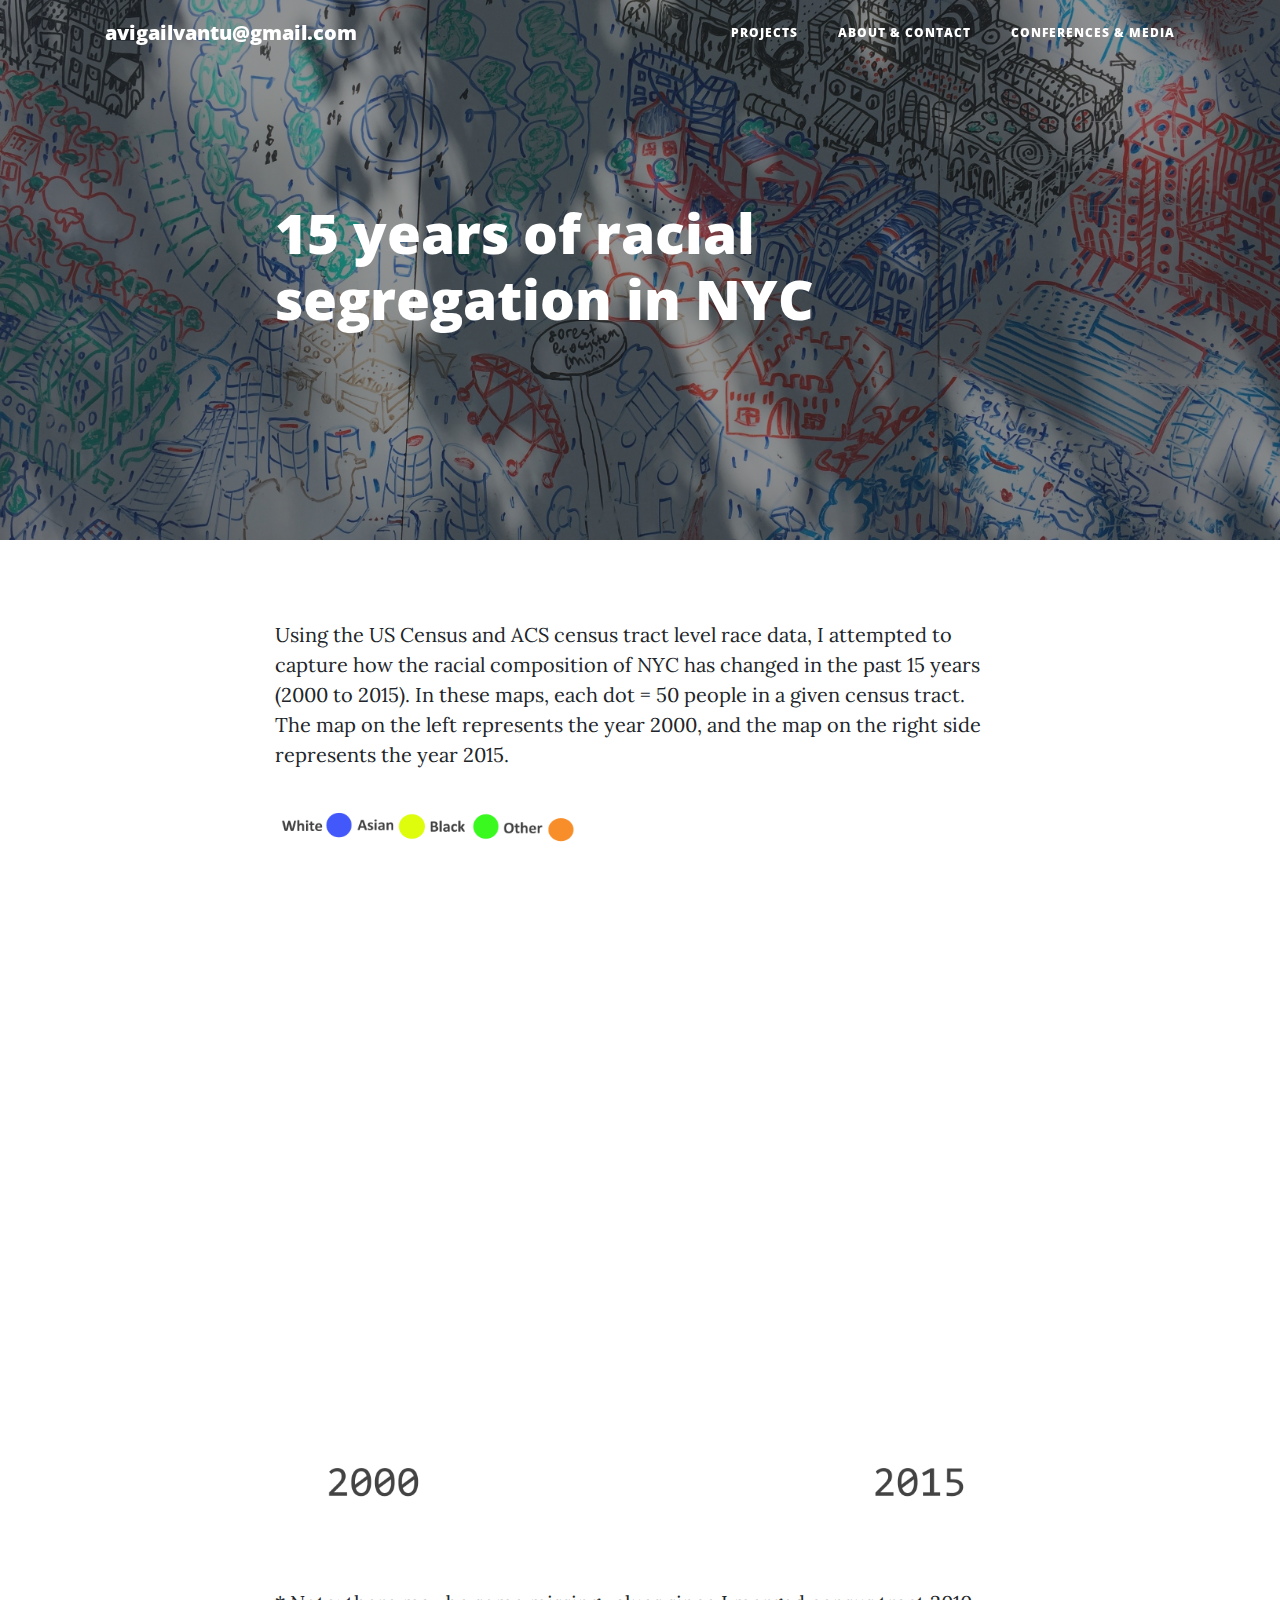
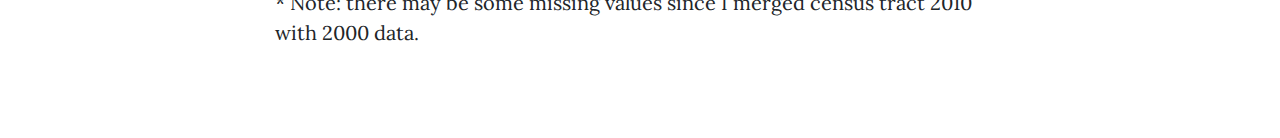
<file: 2.html>
<!DOCTYPE html>
<html lang="en">

<head>

  <meta charset="utf-8">
  <meta name="viewport" content="width=device-width, initial-scale=1, shrink-to-fit=no">
  <meta name="description" content="">
  <meta name="author" content="">

  <title>Avigail Vantu</title>

  <!-- Bootstrap core CSS -->
  <link href="vendor/bootstrap/css/bootstrap.min.css" rel="stylesheet">

  <!-- Custom fonts for this template -->
  <link href="vendor/fontawesome-free/css/all.min.css" rel="stylesheet" type="text/css">
  <link href='https://fonts.googleapis.com/css?family=Lora:400,700,400italic,700italic' rel='stylesheet' type='text/css'>
  <link href='https://fonts.googleapis.com/css?family=Open+Sans:300italic,400italic,600italic,700italic,800italic,400,300,600,700,800' rel='stylesheet' type='text/css'>

  <!-- mapbox -->
  <!-- <script src='https://api.tiles.mapbox.com/mapbox-gl-js/v1.0.0/mapbox-gl.js'></script>
  <link href='https://api.tiles.mapbox.com/mapbox-gl-js/v1.0.0/mapbox-gl.css' rel='stylesheet' />
  <script src='https://api.mapbox.com/mapbox-gl-js/plugins/mapbox-gl-compare/v0.1.0/mapbox-gl-compare.js'></script>
  <link rel='stylesheet' href='https://api.mapbox.com/mapbox-gl-js/plugins/mapbox-gl-compare/v0.1.0/mapbox-gl-compare.css' type='text/css' /> -->

  <style>
  body {
    padding-bottom: 60px;
  }

  iframe {
    border: none;
    /* margin: auto; */
  }


  body * {
     -webkit-touch-callout: none;
       -webkit-user-select: none;
          -moz-user-select: none;
           -ms-user-select: none;
               user-select: none;
  }

  .map {
      position: absolute;
      top: 75px;
      width: 100%;
      bottom: 0;
  }

  .legend {
    display: block;
    height: 75px;
    margin: 15px 0;

  }
  .arrows {
    display: block;

    height: 160px;


  }

  /* #before {
    position: relative;
  }

  #after {
    position: relative;
  } */
  /* header .masthead !important {
    margin-bottom: 0;
  } */



  </style>


  <!-- Custom styles for this template -->
  <link href="css/clean-blog.min.css" rel="stylesheet">
  <style media="screen">
    /* .masthead {
      height: 75px;
    } */
  </style>

</head>

<body>

  <!-- Navigation -->
  <nav class="navbar navbar-expand-lg navbar-light fixed-top" id="mainNav">
    <div class="container">
      <a class="navbar-brand" href="index.html">avigailvantu@gmail.com</a>
      <button class="navbar-toggler navbar-toggler-right" type="button" data-toggle="collapse" data-target="#navbarResponsive" aria-controls="navbarResponsive" aria-expanded="false" aria-label="Toggle navigation">
        Menu
        <i class="fas fa-bars"></i>
      </button>
      <div class="collapse navbar-collapse" id="navbarResponsive">
        <ul class="navbar-nav ml-auto">
          <li class="nav-item">
            <a class="nav-link" href="index.html">Projects</a>
          </li>
          <li class="nav-item">
            <a class="nav-link" href="about.html">About & Contact</a>
          </li>
          <li class="nav-item">
            <a class="nav-link" href="post.html">Conferences & media</a>
          </li>

        </ul>
      </div>
    </div>
  </nav>

  <!-- Page Header -->

    <header class="masthead" style="background-image: url('img/nyc.jpeg')">
    <div class="overlay"></div>
    <div class="container">
      <div class="row">
        <div class="col-lg-8 col-md-10 mx-auto">
          <div class="post-heading">
            <h1>15 years of racial segregation in NYC</h1>


          </div>
        </div>
      </div>
    </div>
  </header>


  <!-- Mapbox HTML -->

  <article>
    <div class="container">
      <div class="row">
        <div class="col-lg-8 col-md-10 mx-auto">

          <p>
            Using the US Census and ACS census tract level race data,
            I attempted to capture how the racial composition of NYC has changed in the past 15 years (2000 to 2015).
            In these maps, each dot = 50 people in a given census tract. The map on the left represents the year 2000,
            and the map on the right side represents the year 2015.
           </p>


          <img class="legend"  src="img/legend.png" alt="">




          <iframe src="segmapbox.html" width="100%" height="500px">


          </iframe>
            <img class="arrows"  src="img/arrows.png" alt="">


          <p> * Note: there may be some missing values since I merged census tract 2010 with 2000 data.
             </p>
        </div>
      </div>
    </div>
  </article>




  <!-- Bootstrap core JavaScript -->
  <script src="vendor/jquery/jquery.min.js"></script>
  <script src="vendor/bootstrap/js/bootstrap.bundle.min.js"></script>

  <!-- Custom scripts for this template -->
  <script src="js/clean-blog.min.js"></script>

  <!-- Mapbox JS -->
  <!-- <script>
    mapboxgl.accessToken = 'pk.eyJ1IjoiYXZpZ2FpbHZhbnR1IiwiYSI6ImNqdDBmY2lpNDAydzA0OW9oeWdzOWp4d3oifQ.M8BP6iG5BdJuvGf-9fItEQ';
    var beforeMap = new mapboxgl.Map({
        container: 'before',
        style: 'mapbox://styles/avigailvantu/cjw8kgv4c5qt61cnwmmp0wnb7',
        center: [0, 0],
        zoom: 0
    });

    var afterMap = new mapboxgl.Map({
        container: 'after',
        style: 'mapbox://styles/avigailvantu/cjvv3zj1w3v061cpeoelgoa31',
        center: [0, 0],
        zoom: 0
    });

    var map = new mapboxgl.Compare(beforeMap, afterMap, {

    });
  </script> -->
</body>

</html>
</file>
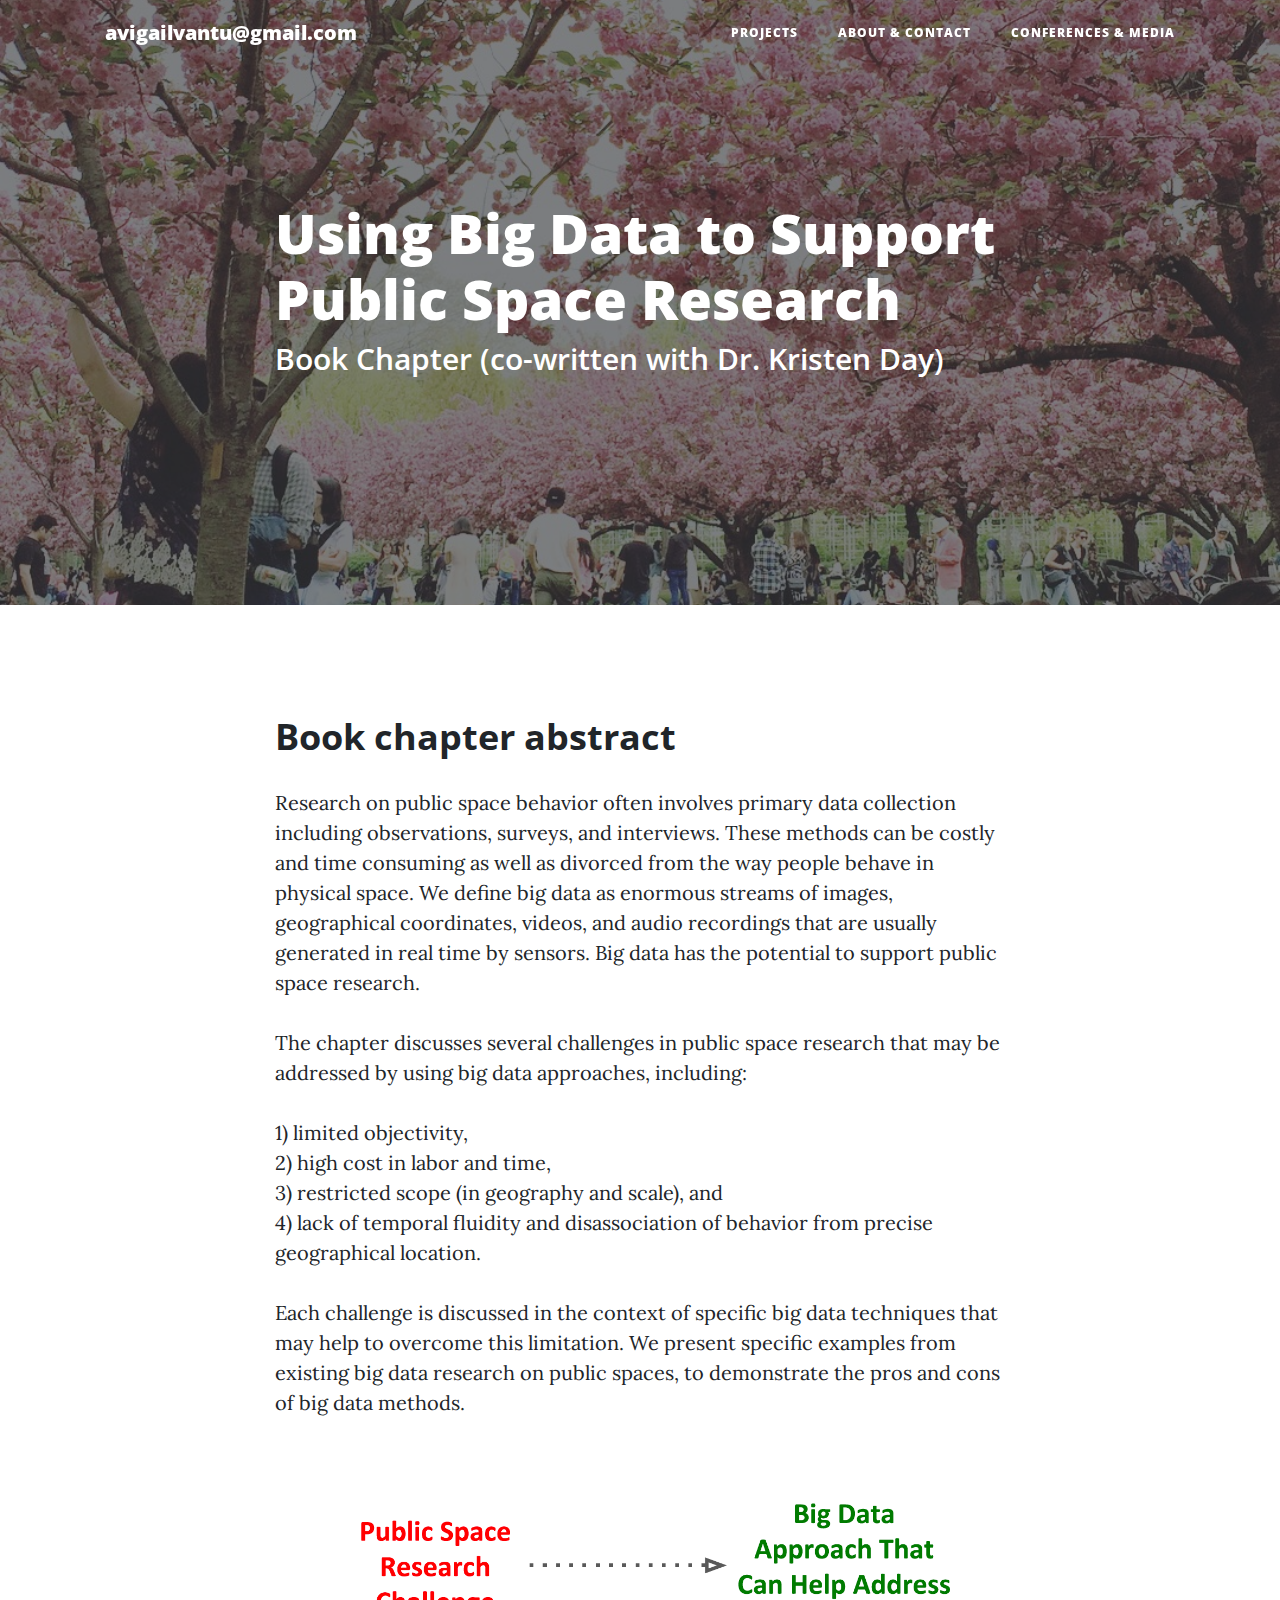
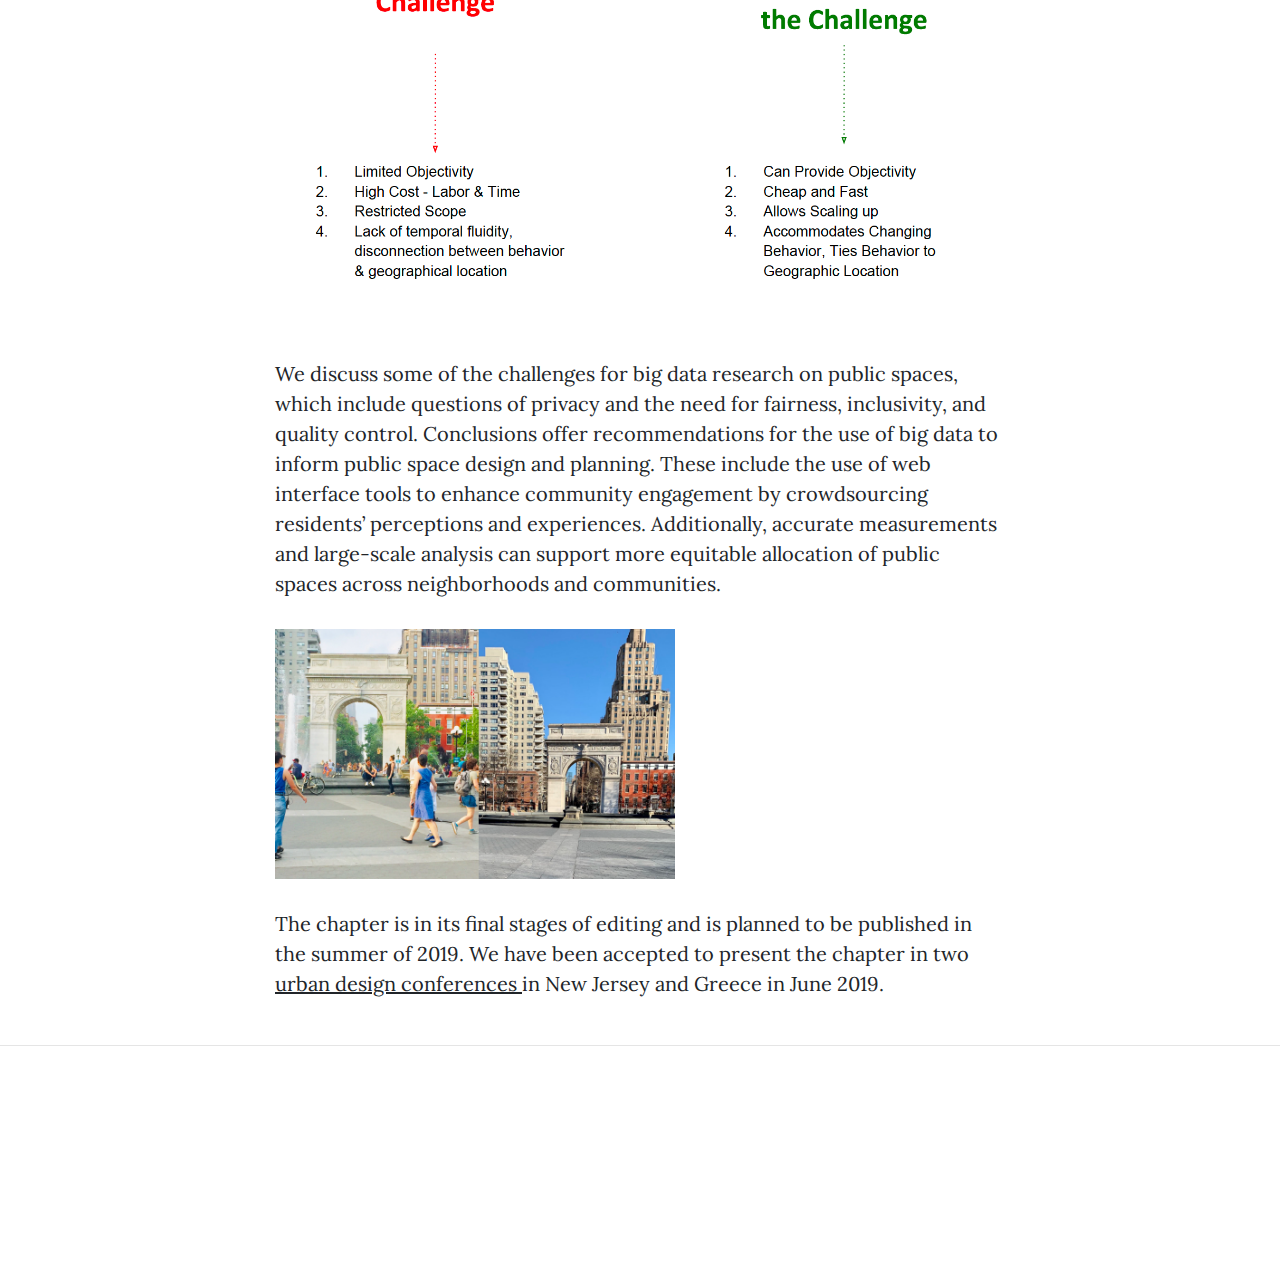
<file: 3.html>
<!DOCTYPE html>
<html lang="en">

<head>

  <meta charset="utf-8">
  <meta name="viewport" content="width=device-width, initial-scale=1, shrink-to-fit=no">
  <meta name="description" content="">
  <meta name="author" content="">

  <title>Avigail Vantu</title>

  <!-- Bootstrap core CSS -->
  <link href="vendor/bootstrap/css/bootstrap.min.css" rel="stylesheet">

  <!-- Custom fonts for this template -->
  <link href="vendor/fontawesome-free/css/all.min.css" rel="stylesheet" type="text/css">
  <link href='https://fonts.googleapis.com/css?family=Lora:400,700,400italic,700italic' rel='stylesheet' type='text/css'>
  <link href='https://fonts.googleapis.com/css?family=Open+Sans:300italic,400italic,600italic,700italic,800italic,400,300,600,700,800' rel='stylesheet' type='text/css'>

  <!-- Custom styles for this template -->
  <style>
  body {
    padding-bottom: 90px;
  }
  </style>

  <link href="css/clean-blog.min.css" rel="stylesheet">

</head>

<body>

  <!-- Navigation -->
  <nav class="navbar navbar-expand-lg navbar-light fixed-top" id="mainNav">
    <div class="container">
      <a class="navbar-brand" href="index.html">avigailvantu@gmail.com</a>
      <button class="navbar-toggler navbar-toggler-right" type="button" data-toggle="collapse" data-target="#navbarResponsive" aria-controls="navbarResponsive" aria-expanded="false" aria-label="Toggle navigation">
        Menu
        <i class="fas fa-bars"></i>
      </button>
      <div class="collapse navbar-collapse" id="navbarResponsive">
        <ul class="navbar-nav ml-auto">
          <li class="nav-item">
            <a class="nav-link" href="index.html">Projects</a>
          </li>
          <li class="nav-item">
            <a class="nav-link" href="about.html">About & Contact</a>
          </li>
          <li class="nav-item">
            <a class="nav-link" href="post.html">Conferences & media</a>
          </li>

        </ul>
      </div>
    </div>
  </nav>

  <!-- Page Header -->
  <header class="masthead" style="background-image: url('img/psBBG.JPG')">
    <div class="overlay"></div>
    <div class="container">
      <div class="row">
        <div class="col-lg-8 col-md-10 mx-auto">
          <div class="post-heading">
            <h1>Using Big Data to Support Public Space Research</h1>
            <h2 class="subheading">Book Chapter (co-written with Dr. Kristen Day)</h2>

          </div>
        </div>
      </div>
    </div>
  </header>

  <!-- Post Content -->
  <article>
    <div class="container">
      <div class="row">
        <div class="col-lg-8 col-md-10 mx-auto">





          <h2 class="section-heading">Book chapter abstract</h2>

          <p>
            Research on public space behavior often involves primary data collection including observations,
            surveys, and interviews. These methods can be costly and time consuming as well as divorced
            from the way people behave in physical space. We define big data as enormous streams of images,
            geographical coordinates, videos, and audio recordings that are usually generated in real time by sensors.
            Big data has the potential to support public space research.
          </p>

          <p>
            The chapter discusses several challenges in public space research that may be addressed
            by using big data approaches, including:
            <br/>
            <br/>
            1) limited objectivity,
            <br/>
            2) high cost in labor and time,
            <br/>
            3) restricted scope (in geography and scale), and
            <br/>
            4) lack of temporal fluidity and disassociation of behavior from precise geographical location.
            <br/>
            <br/>
            Each challenge is discussed in the context of specific big data techniques that may help to overcome this limitation.
            We present specific examples from existing big data research on public spaces, to demonstrate
            the pros and cons of big data methods.
          </p>

            <a href="#">
                <img class="img-fluid" src="img/challangesBDPS.png" alt="">
            </a>

          <p>
            We discuss some of the challenges for big data research on public spaces,
            which include questions of privacy and the need for fairness, inclusivity, and quality control.
            Conclusions offer recommendations for the use of big data to inform public space design and planning.
            These include the use of web interface tools to enhance community engagement by crowdsourcing residents’
            perceptions and experiences. Additionally, accurate measurements and large-scale analysis can support more
            equitable allocation of public spaces across neighborhoods and communities.
          </p>

            <a href="#">
              <img class="img-fluid" src="img/psbd2.png" alt=""width="400" height="100"></a>

          <p>The chapter is in its final stages of editing and is planned to be published in
             the summer of 2019. We have been accepted to present the chapter in two
             <a href= "post.html"target="_blank+"><u>urban design
             conferences</u> </a> in New Jersey and Greece in June 2019.
            </p>


<a href="3.html">





        </div>
      </div>
    </div>
  </article>

  <hr>

  <!-- Footer -->
  <footer>




                </span>
              </a>
            </li>
          </ul>



        </div>
      </div>
    </div>
  </footer>

  <!-- Bootstrap core JavaScript -->
  <script src="vendor/jquery/jquery.min.js"></script>
  <script src="vendor/bootstrap/js/bootstrap.bundle.min.js"></script>

  <!-- Custom scripts for this template -->
  <script src="js/clean-blog.min.js"></script>

</body>

</html>
</file>
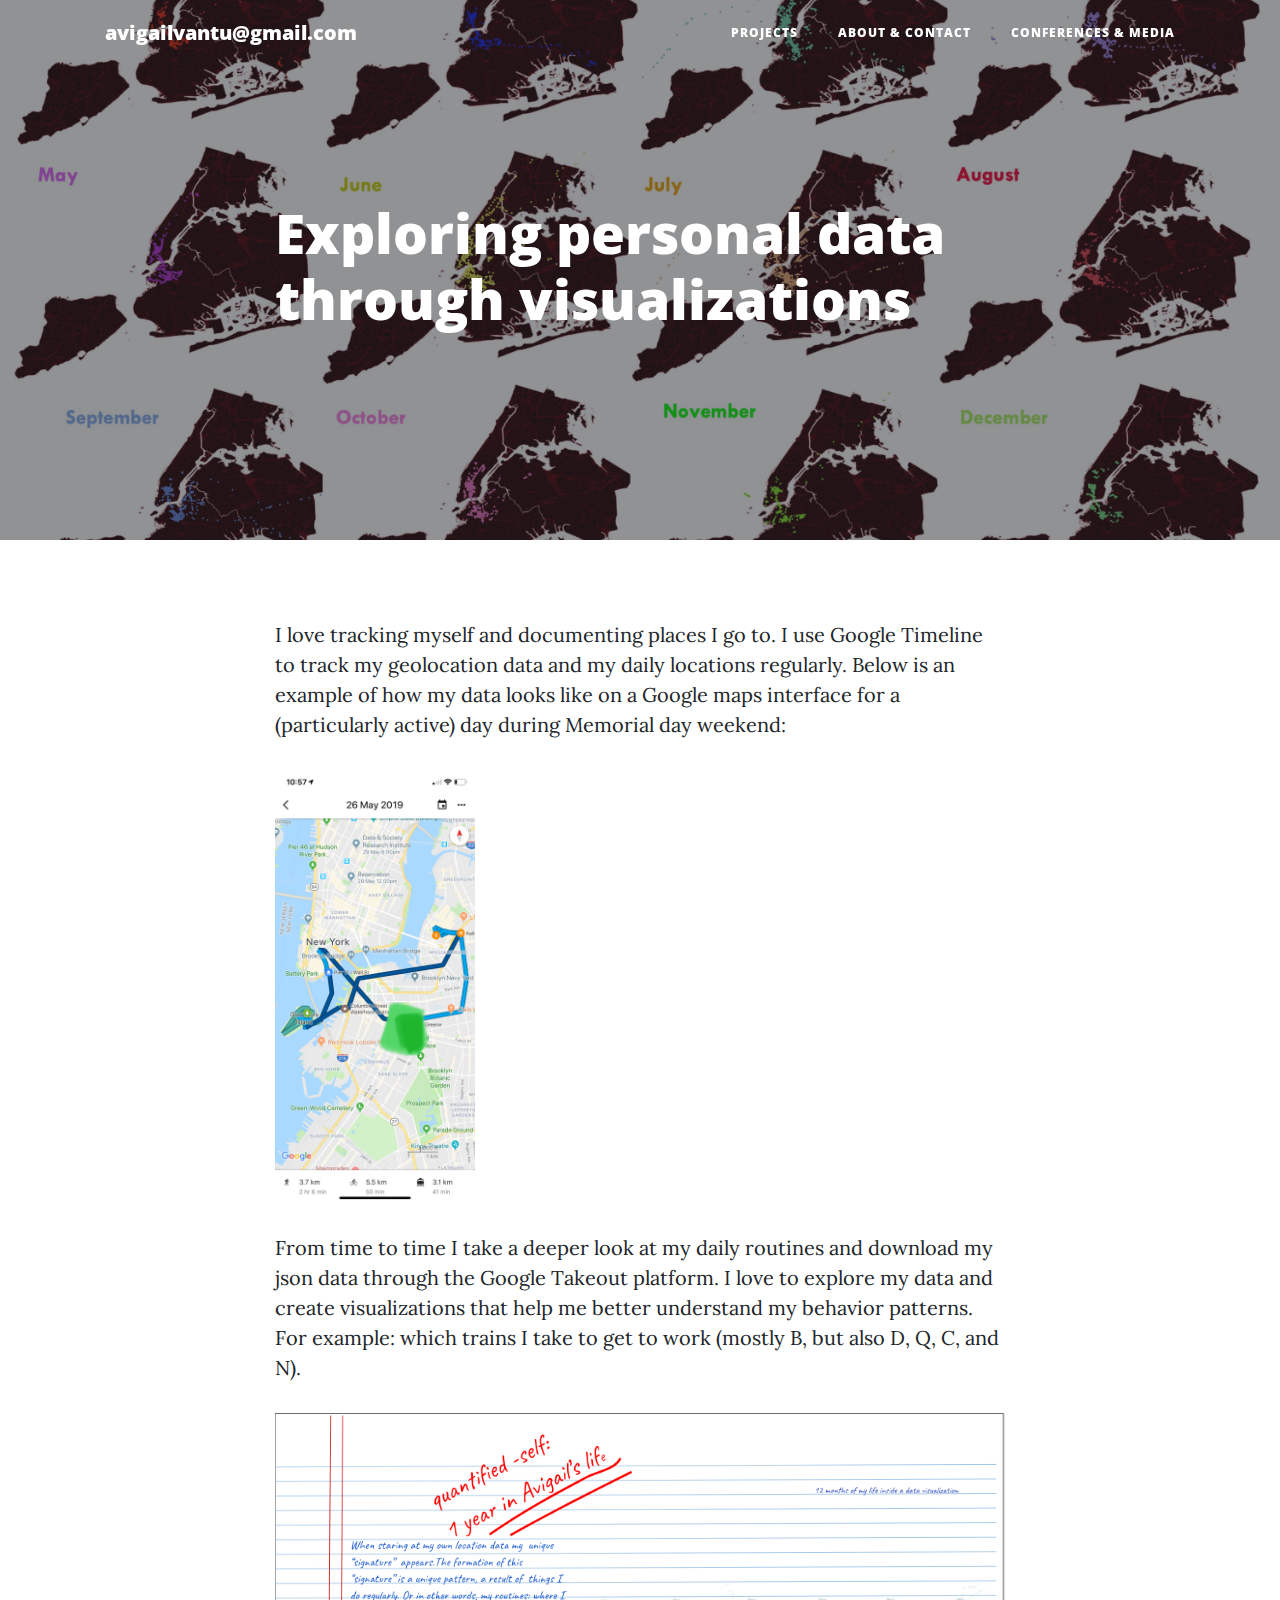
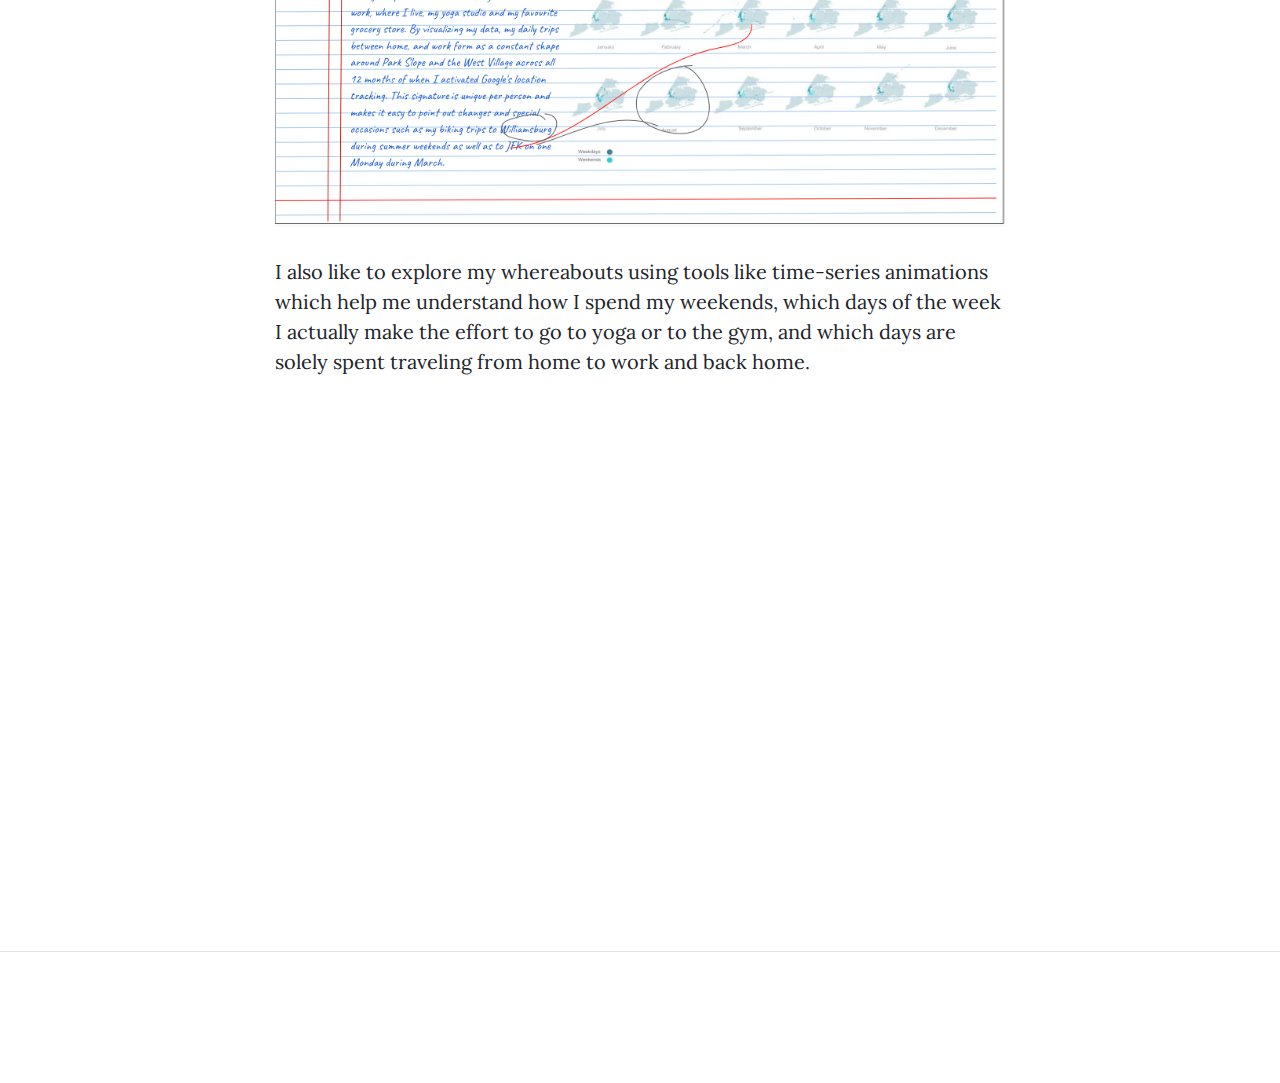
<file: 4.html>
<!DOCTYPE html>
<html lang="en">

<head>

  <meta charset="utf-8">
  <meta name="viewport" content="width=device-width, initial-scale=1, shrink-to-fit=no">
  <meta name="description" content="">
  <meta name="author" content="">

  <title>Avigail Vantu</title>

  <!-- Bootstrap core CSS -->
  <link href="vendor/bootstrap/css/bootstrap.min.css" rel="stylesheet">

  <!-- Custom fonts for this template -->
  <link href="vendor/fontawesome-free/css/all.min.css" rel="stylesheet" type="text/css">
  <link href='https://fonts.googleapis.com/css?family=Lora:400,700,400italic,700italic' rel='stylesheet' type='text/css'>
  <link href='https://fonts.googleapis.com/css?family=Open+Sans:300italic,400italic,600italic,700italic,800italic,400,300,600,700,800' rel='stylesheet' type='text/css'>

  <!-- Custom styles for this template -->
  <link href="css/clean-blog.min.css" rel="stylesheet">

</head>

<body>

  <!-- Navigation -->
  <nav class="navbar navbar-expand-lg navbar-light fixed-top" id="mainNav">
    <div class="container">
      <a class="navbar-brand" href="index.html">avigailvantu@gmail.com</a>
      <button class="navbar-toggler navbar-toggler-right" type="button" data-toggle="collapse" data-target="#navbarResponsive" aria-controls="navbarResponsive" aria-expanded="false" aria-label="Toggle navigation">
        Menu
        <i class="fas fa-bars"></i>
      </button>
      <div class="collapse navbar-collapse" id="navbarResponsive">
        <ul class="navbar-nav ml-auto">
          <li class="nav-item">
            <a class="nav-link" href="index.html">Projects</a>
          </li>
          <li class="nav-item">
            <a class="nav-link" href="about.html">About & Contact</a>
          </li>
          <li class="nav-item">
            <a class="nav-link" href="post.html">Conferences & media</a>
          </li>

        </ul>
      </div>
    </div>
  </nav>

  <!-- Page Header -->
  <header class="masthead" style="background-image: url('img/geolocM.jpg')">
    <div class="overlay"></div>
    <div class="container">
      <div class="row">
        <div class="col-lg-8 col-md-10 mx-auto">
          <div class="post-heading">
            <h1>Exploring personal data through visualizations</h1>

          </div>
        </div>
      </div>
    </div>
  </header>

  <!-- Post Content -->
  <article>
    <div class="container">
      <div class="row">
        <div class="col-lg-8 col-md-10 mx-auto">

          <p>
            I love tracking myself and documenting places I go to. I use Google Timeline
            to track my geolocation data and my daily locations regularly.
            Below is an example of how my data looks like on a Google maps interface for
            a (particularly active) day during Memorial day weekend:
          </p>
          <a href="#">
            <img class="img-fluid" src="img/googletimeline.jpg" alt=""width="200" height="400">
          </a>

          <p>
            From time to time I take a deeper look at my daily routines and
            download my json data through the Google Takeout platform. I love
            to explore my data and create visualizations that help me better
            understand my behavior patterns. For example: which trains I take
            to get to work (mostly B, but also D, Q, C, and N).
          </p>



          <a href="#">
            <img class="img-fluid" src="img/data_geo.png" alt=""width="900" height="750">
          </a>

          <p>
            I also like to explore my whereabouts using tools like time-series
            animations which help me understand how I spend my weekends, which
            days of the week I actually make the effort to go to yoga or to the
            gym, and which days are solely spent traveling from home to work
            and back home.
          </p>

          <iframe width="100%" height="520" frameborder="0" src="https://av1155.carto.com/builder/07f03b77-ab8a-4579-a31f-119dbc76951c/embed" allowfullscreen webkitallowfullscreen mozallowfullscreen oallowfullscreen msallowfullscreen></iframe>






        </div>
      </div>
    </div>
  </article>

  <hr>

  <!-- Footer -->
  <footer>



              </a>
            </li>
          </ul>



        </div>
      </div>
    </div>
  </footer>

  <!-- Bootstrap core JavaScript -->
  <script src="vendor/jquery/jquery.min.js"></script>
  <script src="vendor/bootstrap/js/bootstrap.bundle.min.js"></script>

  <!-- Custom scripts for this template -->
  <script src="js/clean-blog.min.js"></script>

</body>

</html>
</file>
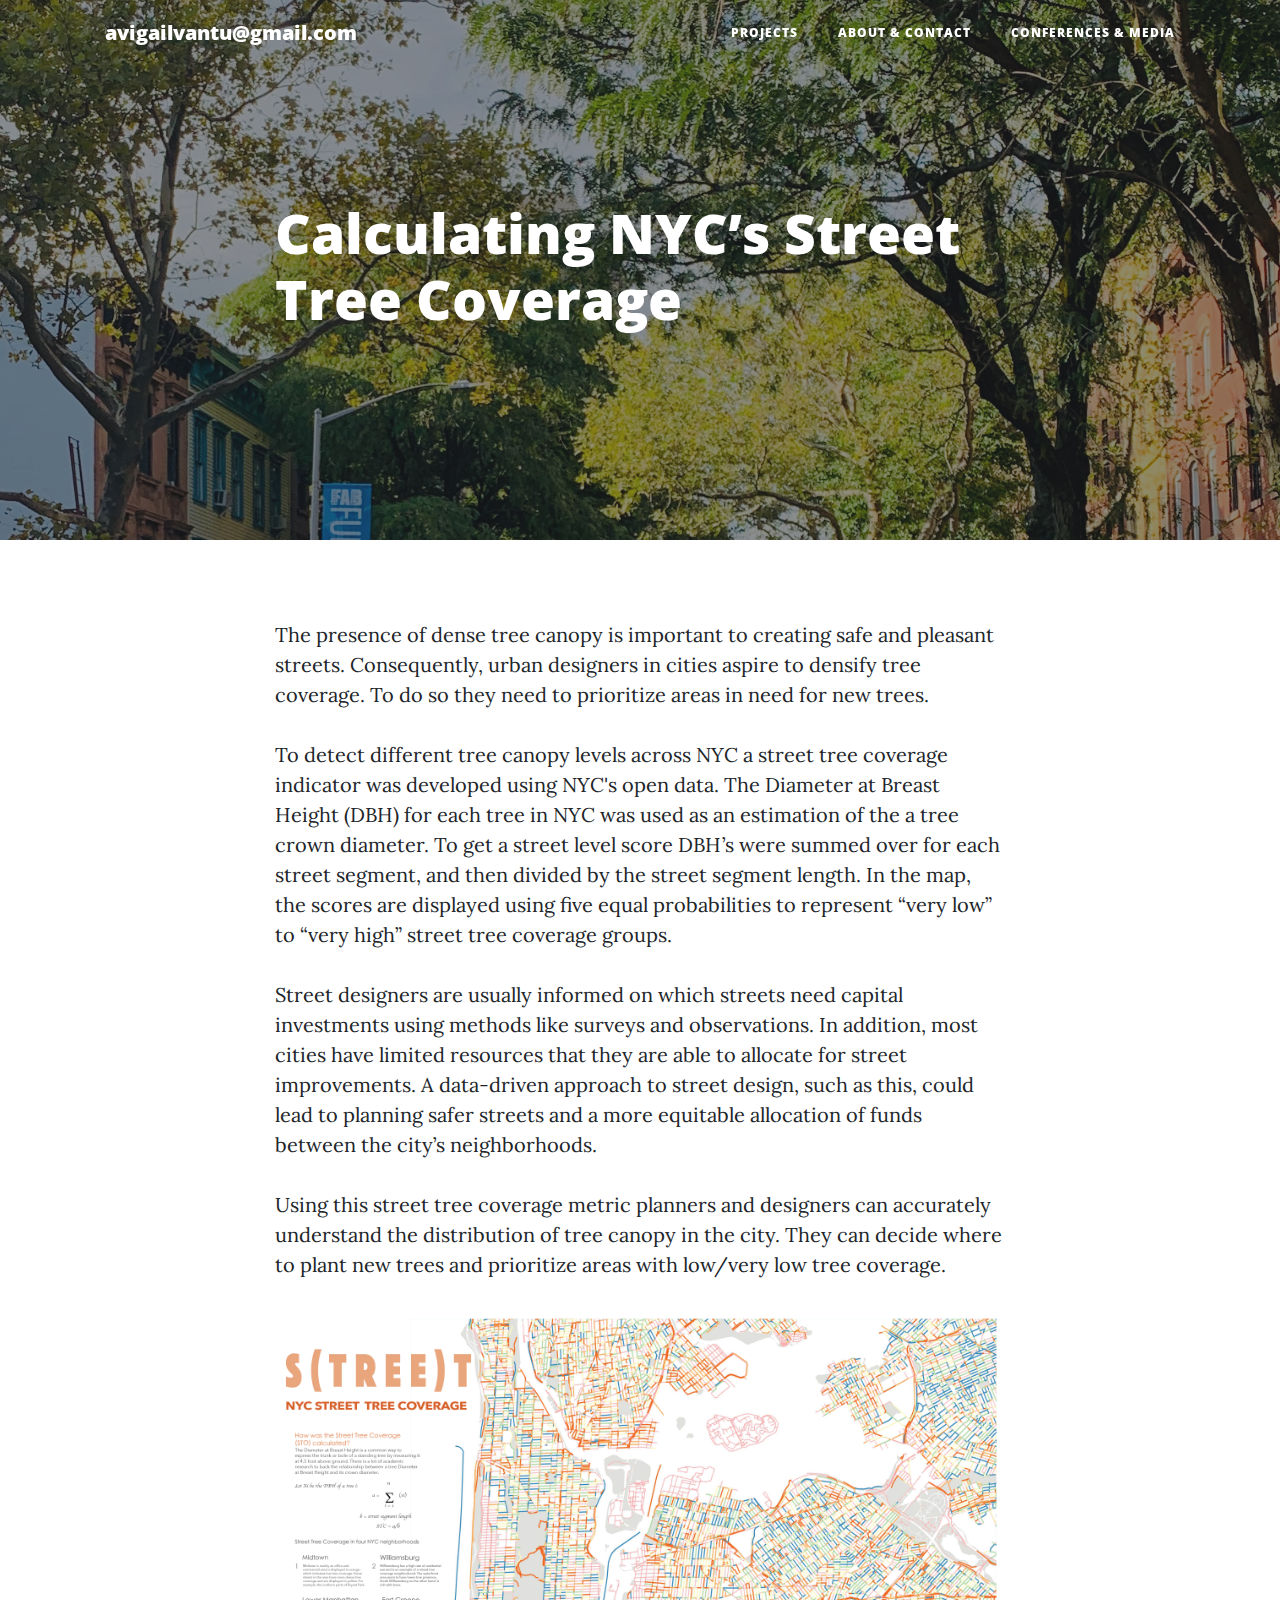
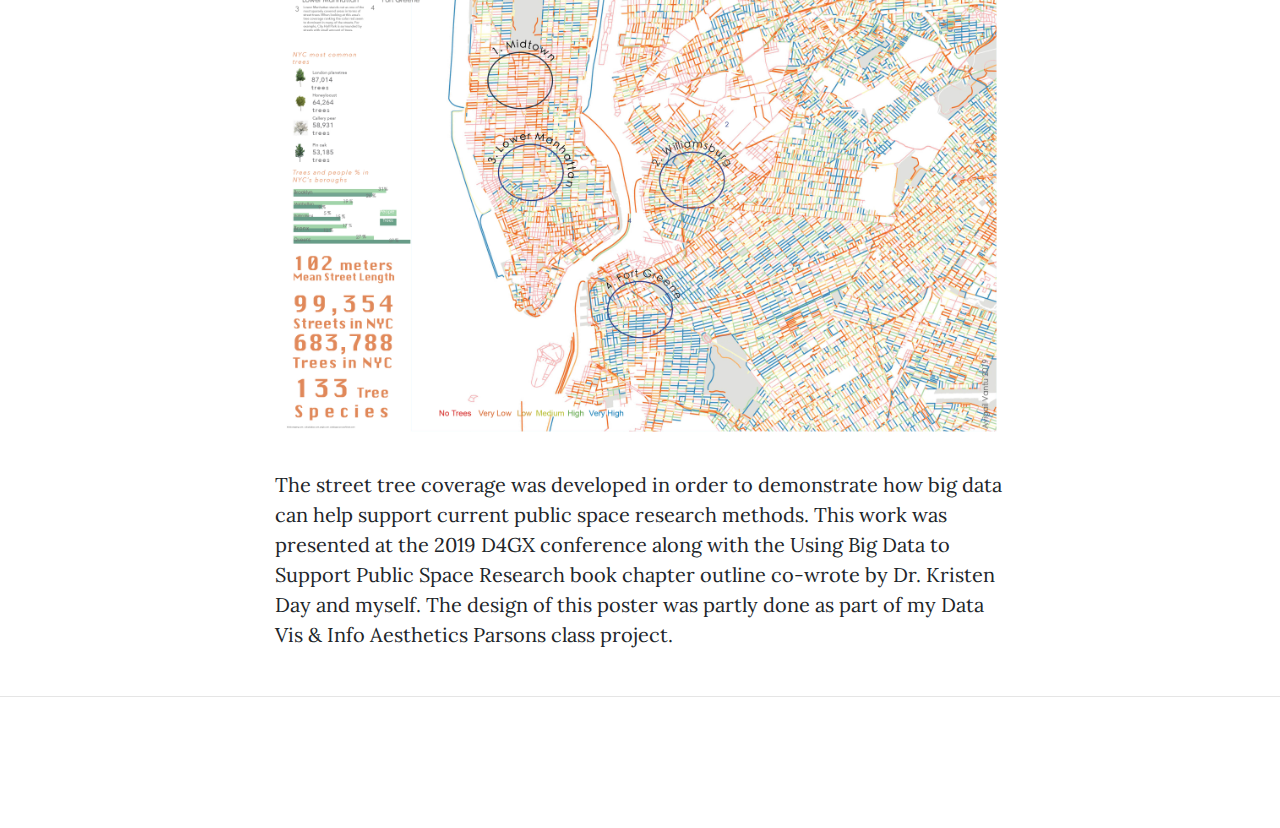
<file: 5.html>
<!DOCTYPE html>
<html lang="en">

<head>

  <meta charset="utf-8">
  <meta name="viewport" content="width=device-width, initial-scale=1, shrink-to-fit=no">
  <meta name="description" content="">
  <meta name="author" content="">

  <title>Avigail Vantu</title>

  <!-- Bootstrap core CSS -->
  <link href="vendor/bootstrap/css/bootstrap.min.css" rel="stylesheet">

  <!-- Custom fonts for this template -->
  <link href="vendor/fontawesome-free/css/all.min.css" rel="stylesheet" type="text/css">
  <link href='https://fonts.googleapis.com/css?family=Lora:400,700,400italic,700italic' rel='stylesheet' type='text/css'>
  <link href='https://fonts.googleapis.com/css?family=Open+Sans:300italic,400italic,600italic,700italic,800italic,400,300,600,700,800' rel='stylesheet' type='text/css'>

  <!-- Custom styles for this template -->
  <link href="css/clean-blog.min.css" rel="stylesheet">

</head>

<body>

  <!-- Navigation -->
  <nav class="navbar navbar-expand-lg navbar-light fixed-top" id="mainNav">
    <div class="container">
      <a class="navbar-brand" href="index.html">avigailvantu@gmail.com</a>
      <button class="navbar-toggler navbar-toggler-right" type="button" data-toggle="collapse" data-target="#navbarResponsive" aria-controls="navbarResponsive" aria-expanded="false" aria-label="Toggle navigation">
        Menu
        <i class="fas fa-bars"></i>
      </button>
      <div class="collapse navbar-collapse" id="navbarResponsive">
        <ul class="navbar-nav ml-auto">
          <li class="nav-item">
            <a class="nav-link" href="index.html">Projects</a>
          </li>
          <li class="nav-item">
            <a class="nav-link" href="about.html">About & Contact</a>
          </li>
          <li class="nav-item">
            <a class="nav-link" href="post.html">Conferences & media</a>
          </li>

        </ul>
      </div>
    </div>
  </nav>

  <!-- Page Header -->
  <header class="masthead" style="background-image: url('img/sto_fortgreene.jpg')">
    <div class="overlay"></div>
    <div class="container">
      <div class="row">
        <div class="col-lg-8 col-md-10 mx-auto">
          <div class="post-heading">
            <h1>Calculating NYC’s Street Tree Coverage  </h1>

          </div>
        </div>
      </div>
    </div>
  </header>

  <!-- Post Content -->
  <article>
    <div class="container">
      <div class="row">
        <div class="col-lg-8 col-md-10 mx-auto">

          <p>
            The presence of dense tree canopy is important to creating safe and pleasant streets.
            Consequently,  urban designers in cities aspire to densify tree coverage.
            To do so they need to prioritize areas in need for new trees.
          </p>

          <p>
          To detect different tree canopy levels across NYC a street tree coverage indicator was developed
          using NYC's open data. The Diameter at Breast Height (DBH) for each tree in NYC was used as an
          estimation of the a tree crown diameter. To get a street level score DBH’s were summed over for each
          street segment, and then divided by the street segment length. In the map, the scores are displayed
           using five equal probabilities to represent “very low” to “very high” street tree coverage groups.
          </p>

          <p>
          Street designers are usually informed on which streets need capital investments
          using methods like surveys and observations. In addition, most cities have
          limited resources that they are able to allocate for street improvements. A data-driven
          approach to street design, such as this, could lead to planning safer
          streets and a more equitable allocation of funds between the city’s
          neighborhoods.
          </p>

          <p>
          Using this street tree coverage metric planners and designers can accurately
          understand the distribution of tree canopy in the city. They can decide where to
          plant new trees and prioritize areas with low/very low tree coverage.
          </p>
          <a href="#">
            <img class="img-fluid" src="img/NatureForWeb.jpg" alt=""width="950" height="950">
          </a>

          <p>
          The street tree coverage was developed in order to demonstrate how big data
          can help support current public space research methods. This work was
          presented at the 2019 D4GX conference along with the Using Big Data to
          Support Public Space Research book chapter outline co-wrote by Dr. Kristen Day and myself.
          The design of this poster was partly done as part of my Data Vis & Info Aesthetics Parsons class project.
          </p>









        </div>
      </div>
    </div>
  </article>

  <hr>

  <!-- Footer -->
  <footer>



              </a>
            </li>
          </ul>



        </div>
      </div>
    </div>
  </footer>

  <!-- Bootstrap core JavaScript -->
  <script src="vendor/jquery/jquery.min.js"></script>
  <script src="vendor/bootstrap/js/bootstrap.bundle.min.js"></script>

  <!-- Custom scripts for this template -->
  <script src="js/clean-blog.min.js"></script>

</body>

</html>
</file>
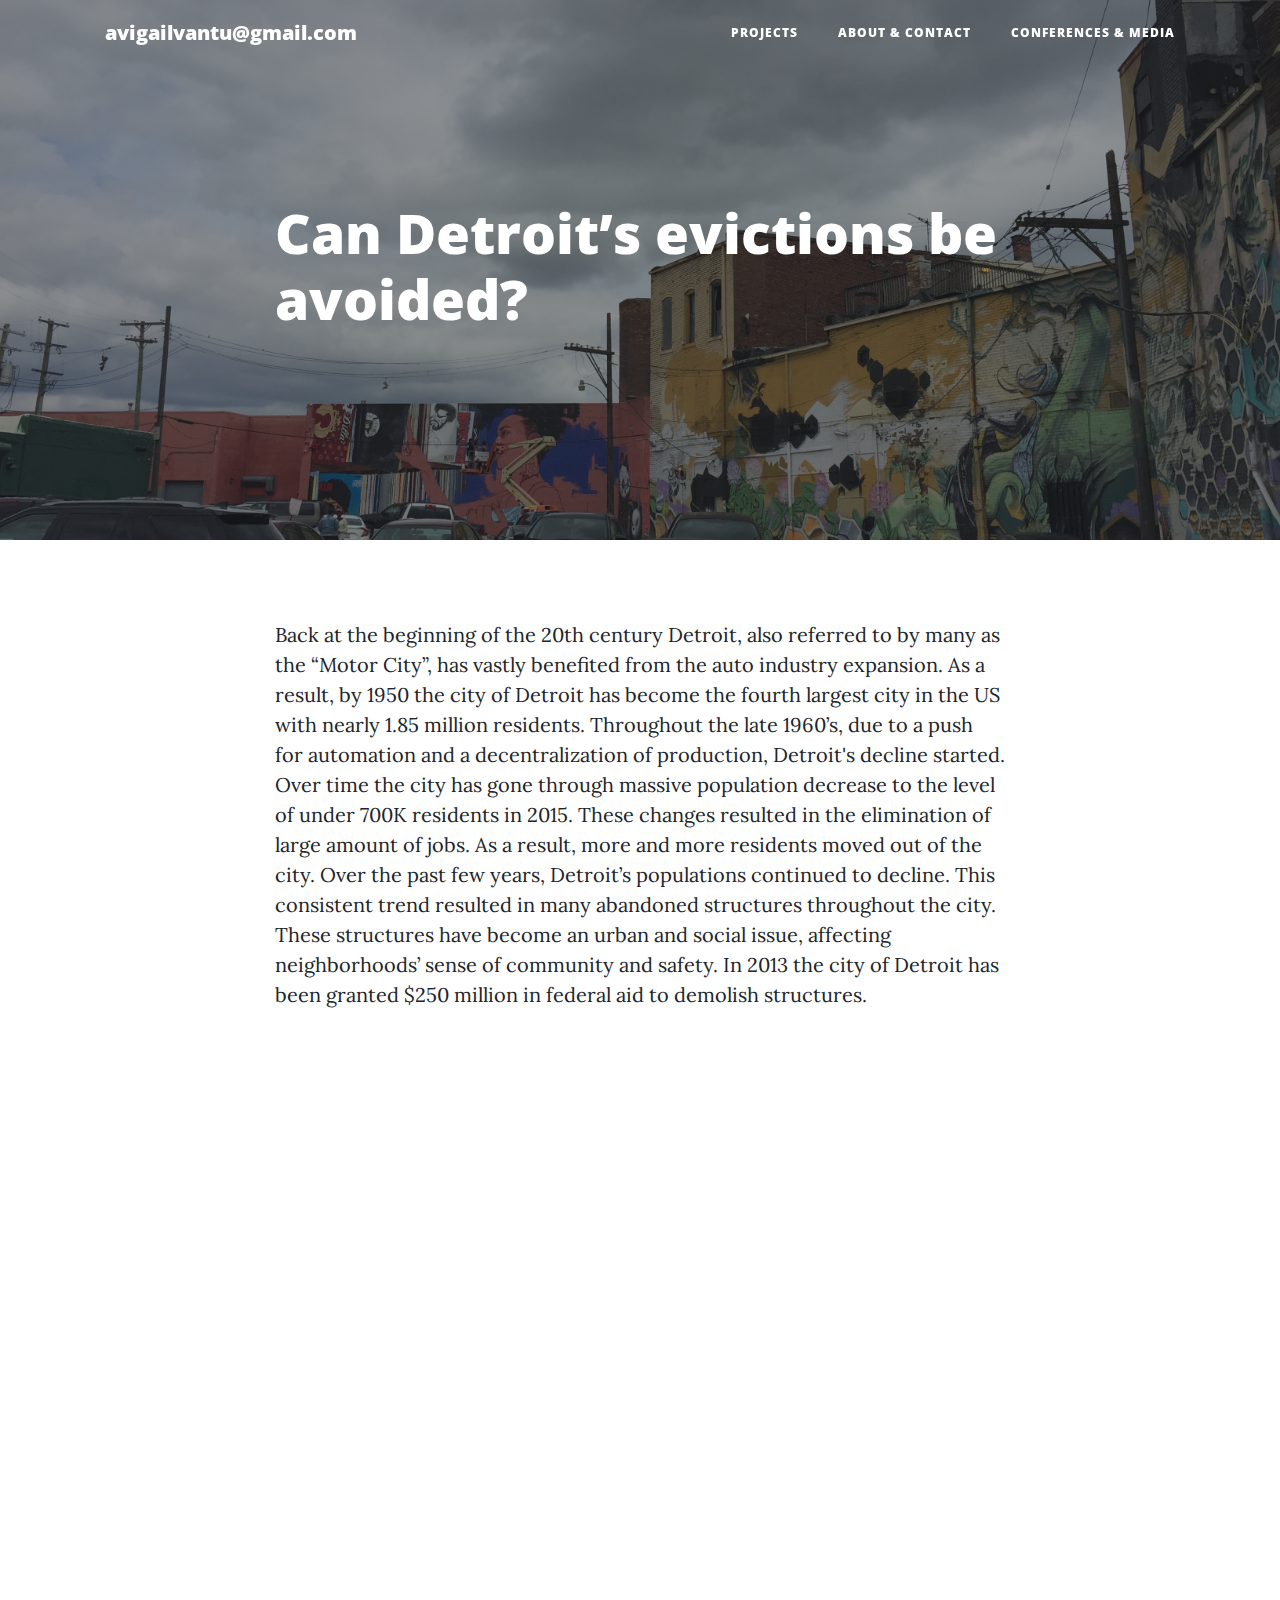
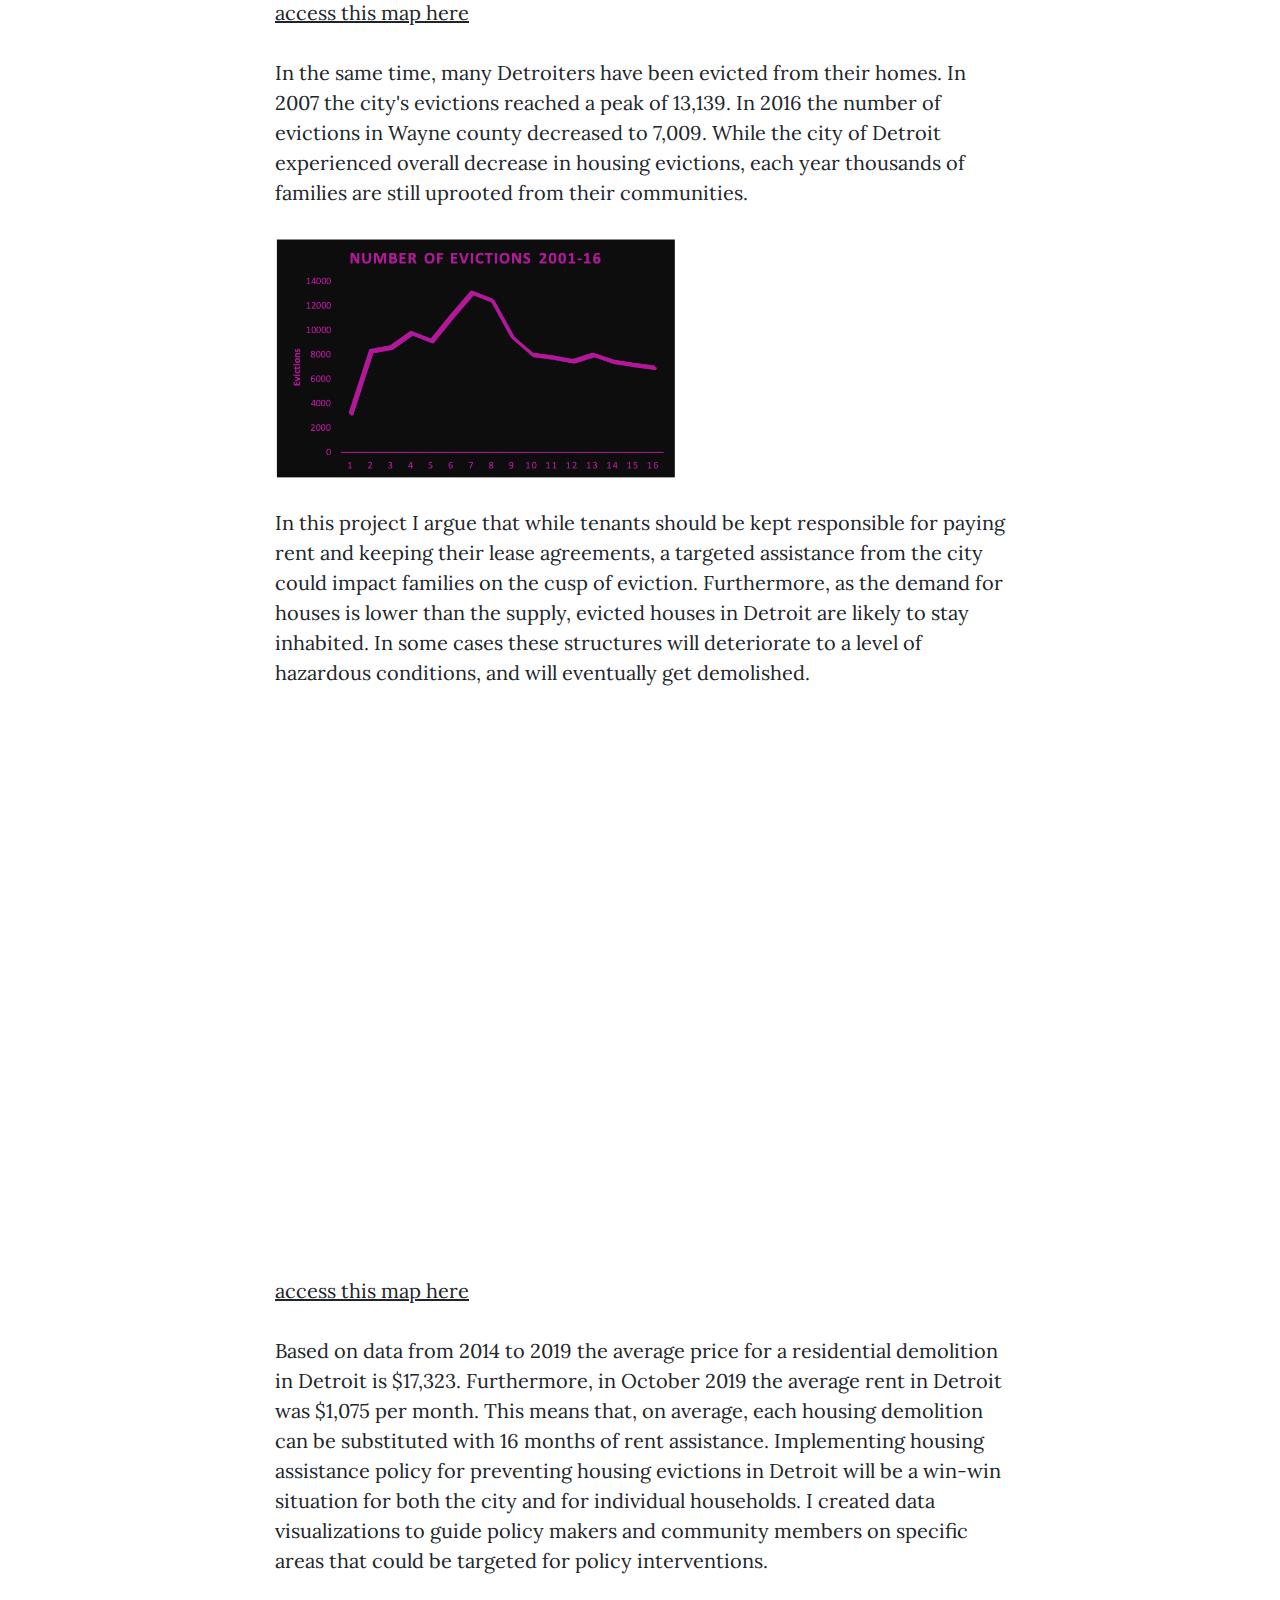
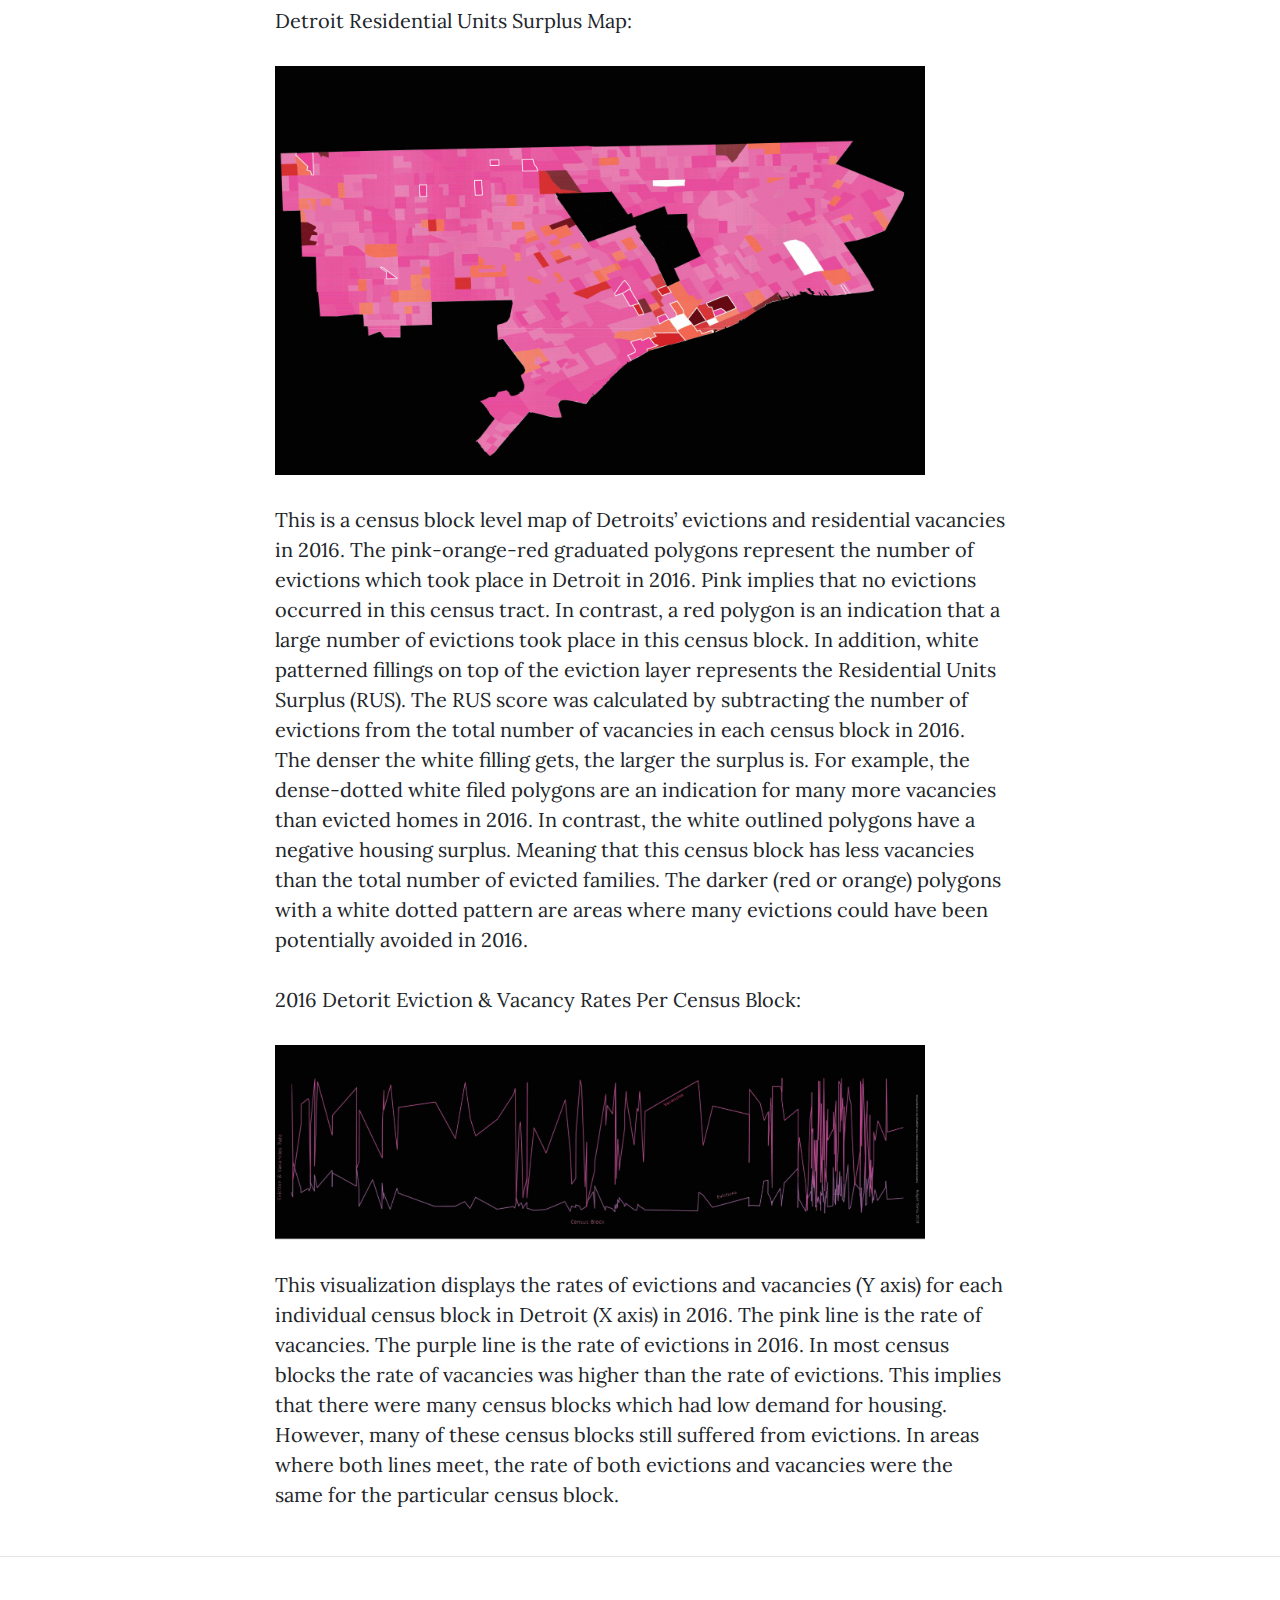
<file: 6.html>
<!DOCTYPE html>
<html lang="en">

<head>

  <meta charset="utf-8">
  <meta name="viewport" content="width=device-width, initial-scale=1, shrink-to-fit=no">
  <meta name="description" content="">
  <meta name="author" content="">

  <title>Avigail Vantu</title>

  <!-- Bootstrap core CSS -->
  <link href="vendor/bootstrap/css/bootstrap.min.css" rel="stylesheet">

  <!-- Custom fonts for this template -->
  <link href="vendor/fontawesome-free/css/all.min.css" rel="stylesheet" type="text/css">
  <link href='https://fonts.googleapis.com/css?family=Lora:400,700,400italic,700italic' rel='stylesheet' type='text/css'>
  <link href='https://fonts.googleapis.com/css?family=Open+Sans:300italic,400italic,600italic,700italic,800italic,400,300,600,700,800' rel='stylesheet' type='text/css'>

  <!-- Custom styles for this template -->
  <link href="css/clean-blog.min.css" rel="stylesheet">

</head>

<body>

  <!-- Navigation -->
  <nav class="navbar navbar-expand-lg navbar-light fixed-top" id="mainNav">
    <div class="container">
      <a class="navbar-brand" href="index.html">avigailvantu@gmail.com</a>
      <button class="navbar-toggler navbar-toggler-right" type="button" data-toggle="collapse" data-target="#navbarResponsive" aria-controls="navbarResponsive" aria-expanded="false" aria-label="Toggle navigation">
        Menu
        <i class="fas fa-bars"></i>
      </button>
      <div class="collapse navbar-collapse" id="navbarResponsive">
        <ul class="navbar-nav ml-auto">
          <li class="nav-item">
            <a class="nav-link" href="index.html">Projects</a>
          </li>
          <li class="nav-item">
            <a class="nav-link" href="about.html">About & Contact</a>
          </li>
          <li class="nav-item">
            <a class="nav-link" href="post.html">Conferences & media</a>
          </li>

        </ul>
      </div>
    </div>
  </nav>

  <!-- Page Header -->
  <header class="masthead" style="background-image: url('img/detroit_grap.JPG')">
    <div class="overlay"></div>
    <div class="container">
      <div class="row">
        <div class="col-lg-8 col-md-10 mx-auto">
          <div class="post-heading">
            <h1>Can Detroit’s evictions be avoided? </h1>

          </div>
        </div>
      </div>
    </div>
  </header>

  <!-- Post Content -->
  <article>
    <div class="container">
      <div class="row">
        <div class="col-lg-8 col-md-10 mx-auto">

          <p>
          Back at the beginning of the 20th century Detroit, also referred to by many as the “Motor City”,
          has vastly benefited from the auto industry expansion. As a result, by 1950 the city of Detroit
          has become the fourth largest city in the US with nearly 1.85 million residents. Throughout the late 1960’s,
          due to a push for automation and a decentralization of production, Detroit's decline started.
          Over time the city has gone through massive population decrease to the level of under 700K
          residents in 2015. These changes resulted in the elimination of large amount of jobs. As a result,
          more and more residents moved out of the city. Over the past few years, Detroit’s populations
          continued to decline. This consistent trend resulted in many abandoned structures throughout the city.
          These structures have become an urban and social issue, affecting neighborhoods’ sense of community and safety.
          In 2013 the city of Detroit has been granted $250 million in federal aid to demolish structures.
          </p>

          <iframe width="100%" height="520" frameborder="0" src="https://av1155.carto.com/builder/2bc37441-5c62-458f-8991-5424d3d29820/embed"
          allowfullscreen webkitallowfullscreen mozallowfullscreen oallowfullscreen msallowfullscreen></iframe>
          <p>
            <a href="https://av1155.carto.com/builder/2bc37441-5c62-458f-8991-5424d3d29820/embed"target="_blank"><u> access this map here</u></a>

          </p>

          <p>
          In the same time, many Detroiters have been evicted from their homes. In 2007 the city's evictions
          reached a peak of 13,139. In 2016 the number of evictions in Wayne county decreased to 7,009.
          While the city of Detroit experienced overall decrease in housing evictions, each year thousands
          of families are still uprooted from their communities.
          </p>

          <a href="#">
            <img class="img-fluid" src="img/evictions01-16.png" alt=""width="400" height="400">
          </a>

          <p>
          In this project I argue that while tenants should be kept responsible for paying rent
          and keeping their lease agreements, a targeted assistance from the city could impact
          families on the cusp of eviction. Furthermore, as the demand for houses is lower than the supply,
          evicted houses in Detroit are likely to stay inhabited. In some cases these structures will deteriorate
          to a level of hazardous conditions, and will eventually get demolished.
          </p>

        <iframe width="100%" height="520" frameborder="0" src="https://av1155.carto.com/builder/d817b7cd-bca2-4e5c-bd30-c6eb18f2be33/embed"
        allowfullscreen webkitallowfullscreen mozallowfullscreen oallowfullscreen msallowfullscreen></iframe>


        <p>
          <a href="https://av1155.carto.com/builder/d817b7cd-bca2-4e5c-bd30-c6eb18f2be33/embed?state=%7B%22map%22%3A%7B%22ne%22%3A%5B42.22216152978376%2C-83.48304748535158%5D%2C%22sw%22%3A%5B42.3783290863961%2C-83.07723999023439%5D%2C%22center%22%3A%5B42.30029372323394%2C-83.28014373779297%5D%2C%22zoom%22%3A12%7D%7D"target="_blank"><u> access this map here</u></a>

        </p>
          <p>
          Based on data from 2014 to 2019
          the average price for a residential demolition in Detroit is $17,323. Furthermore, in October 2019
          the average rent in Detroit was $1,075 per month. This means that, on average, each housing demolition
          can be substituted with 16 months of rent assistance. Implementing housing assistance policy for
          preventing housing evictions in Detroit will be a win-win situation for both the city and for individual
          households. I created data visualizations to guide policy makers and community members on specific
          areas that could be targeted for policy interventions.

        </p>

        <p>

          Detroit Residential Units Surplus Map:


        </p>
        <a href="#">
          <img class="img-fluid" src="img/onlymapevic.jpg" alt=""width="650" height="650">
        </a>

        <p>

          This is a census block level map of Detroits’ evictions and residential vacancies in 2016.
          The pink-orange-red graduated polygons represent the number of evictions which took place
          in Detroit in 2016. Pink implies that no evictions occurred in this census tract. In contrast,
          a red polygon is an indication that a large number of evictions took place in this census block.
          In addition, white patterned fillings on top of the eviction layer represents the Residential
          Units Surplus (RUS). The RUS score was calculated by subtracting the number of evictions from
          the total number of vacancies in each census block in 2016. The denser the white filling gets, the larger
          the surplus is. For example, the dense-dotted white filed polygons are an indication for
          many more vacancies than evicted homes in 2016. In contrast, the white outlined polygons
          have a negative housing surplus. Meaning that this census block has less vacancies
          than the total number of evicted families. The darker (red or orange) polygons with a white
          dotted pattern are areas where many evictions could have been potentially avoided in 2016.
        </p>


        <p>

          2016 Detorit Eviction & Vacancy Rates Per Census Block:
        </p>

        <a href="#">
          <img class="img-fluid" src="img/only_graph_evic.jpg" alt=""width="650" height="650">
        </a>


        <p>

          This visualization displays the rates of evictions and vacancies (Y axis) for each individual
          census block in Detroit (X axis) in 2016. The pink line is the rate of vacancies. The purple
          line is the rate of evictions in 2016. In most census blocks the rate of vacancies was
          higher than the rate of evictions. This implies that there were many census blocks which
          had low demand for housing. However, many of these census blocks still suffered from evictions.
          In areas where both lines meet, the rate of both evictions and vacancies were the same for
          the particular census block.


        </p>
        </div>
      </div>
    </div>
  </article>

  <hr>

  <!-- Footer -->
  <footer>



              </a>
            </li>
          </ul>



        </div>
      </div>
    </div>
  </footer>

  <!-- Bootstrap core JavaScript -->
  <script src="vendor/jquery/jquery.min.js"></script>
  <script src="vendor/bootstrap/js/bootstrap.bundle.min.js"></script>

  <!-- Custom scripts for this template -->
  <script src="js/clean-blog.min.js"></script>

</body>

</html>
</file>
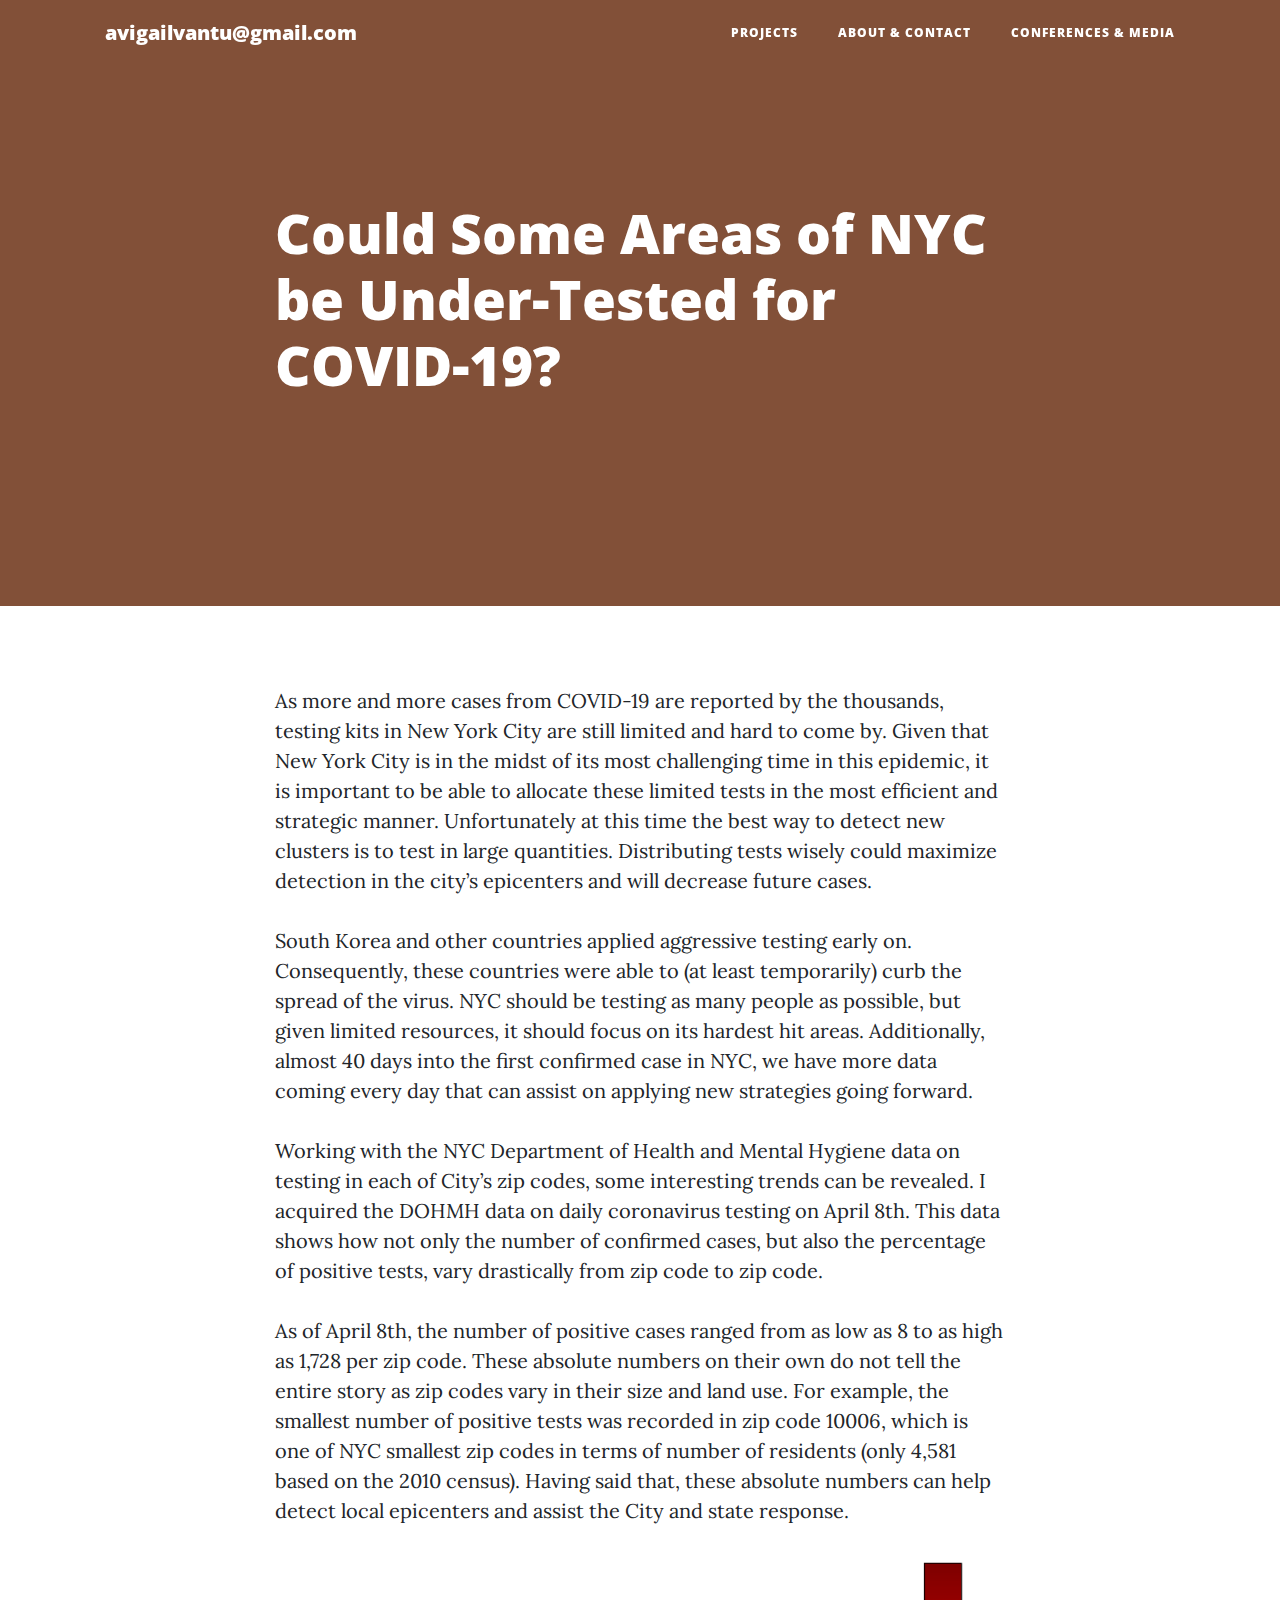
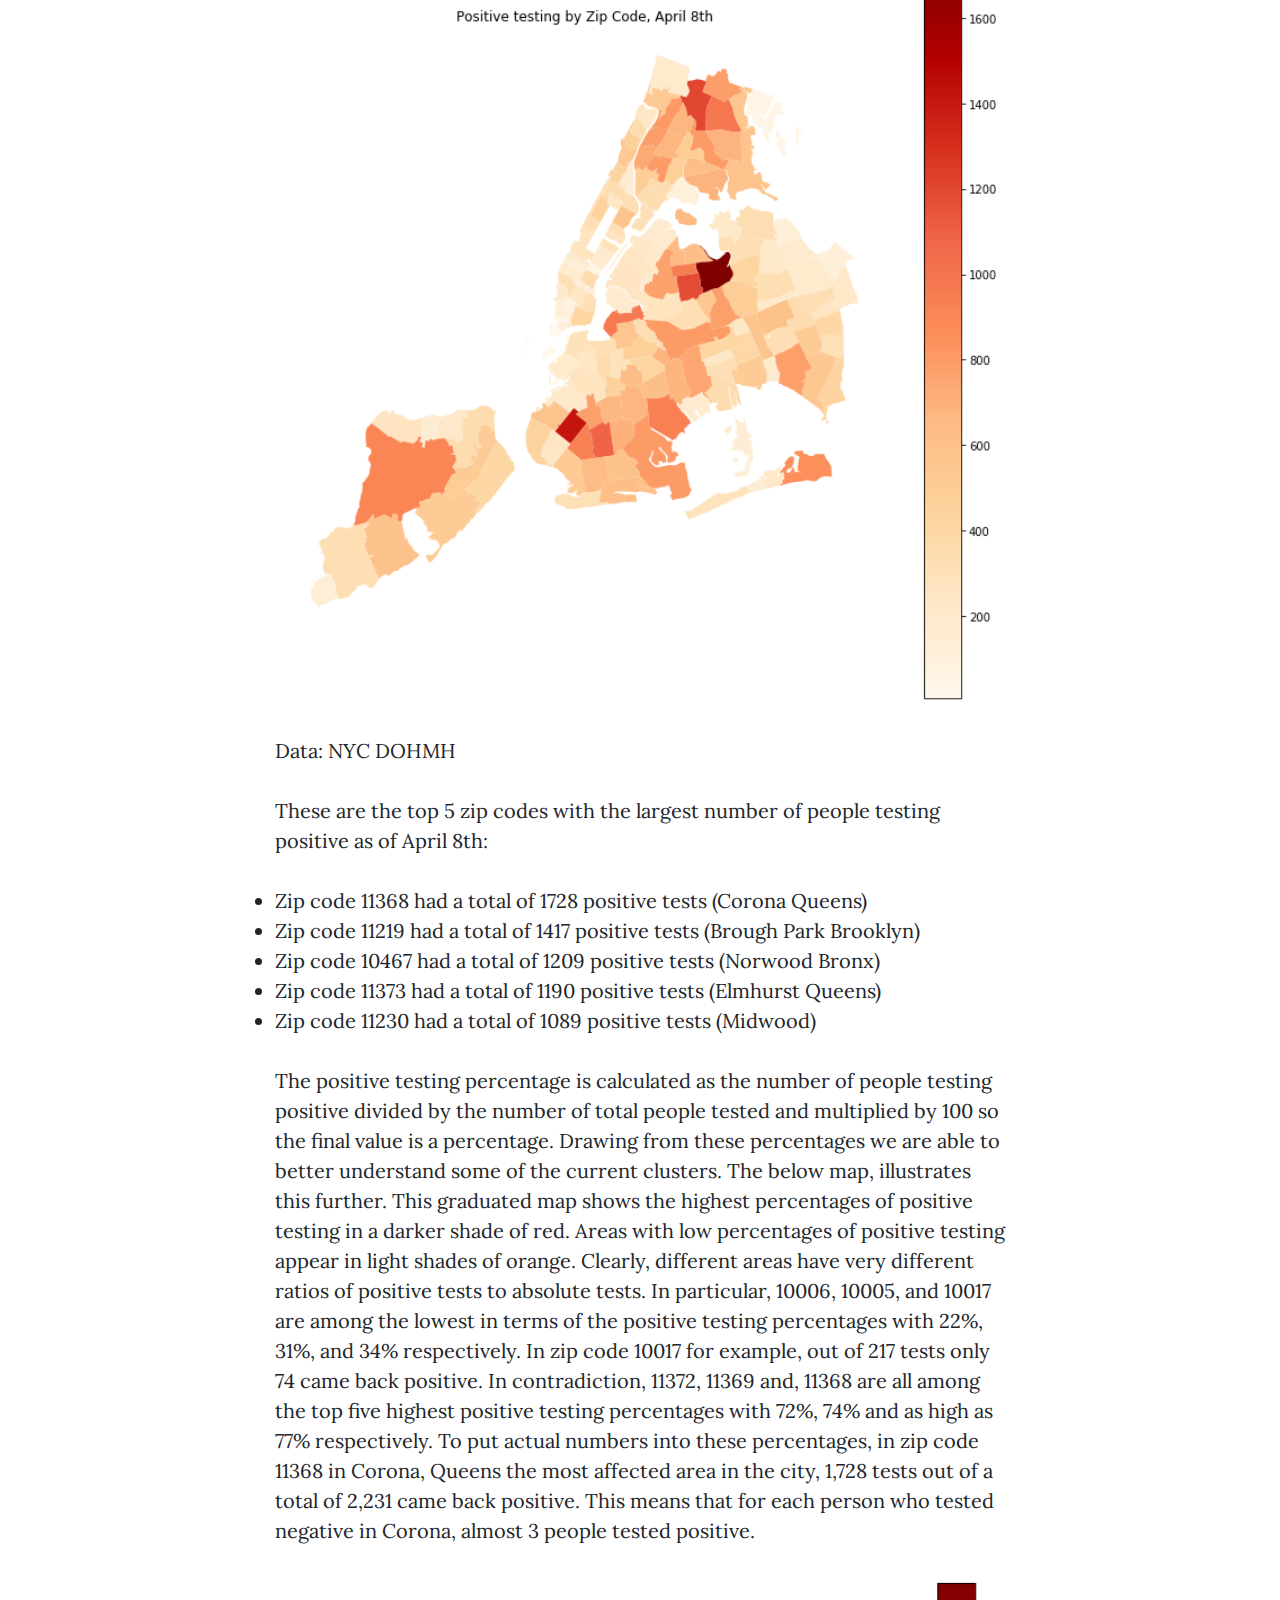
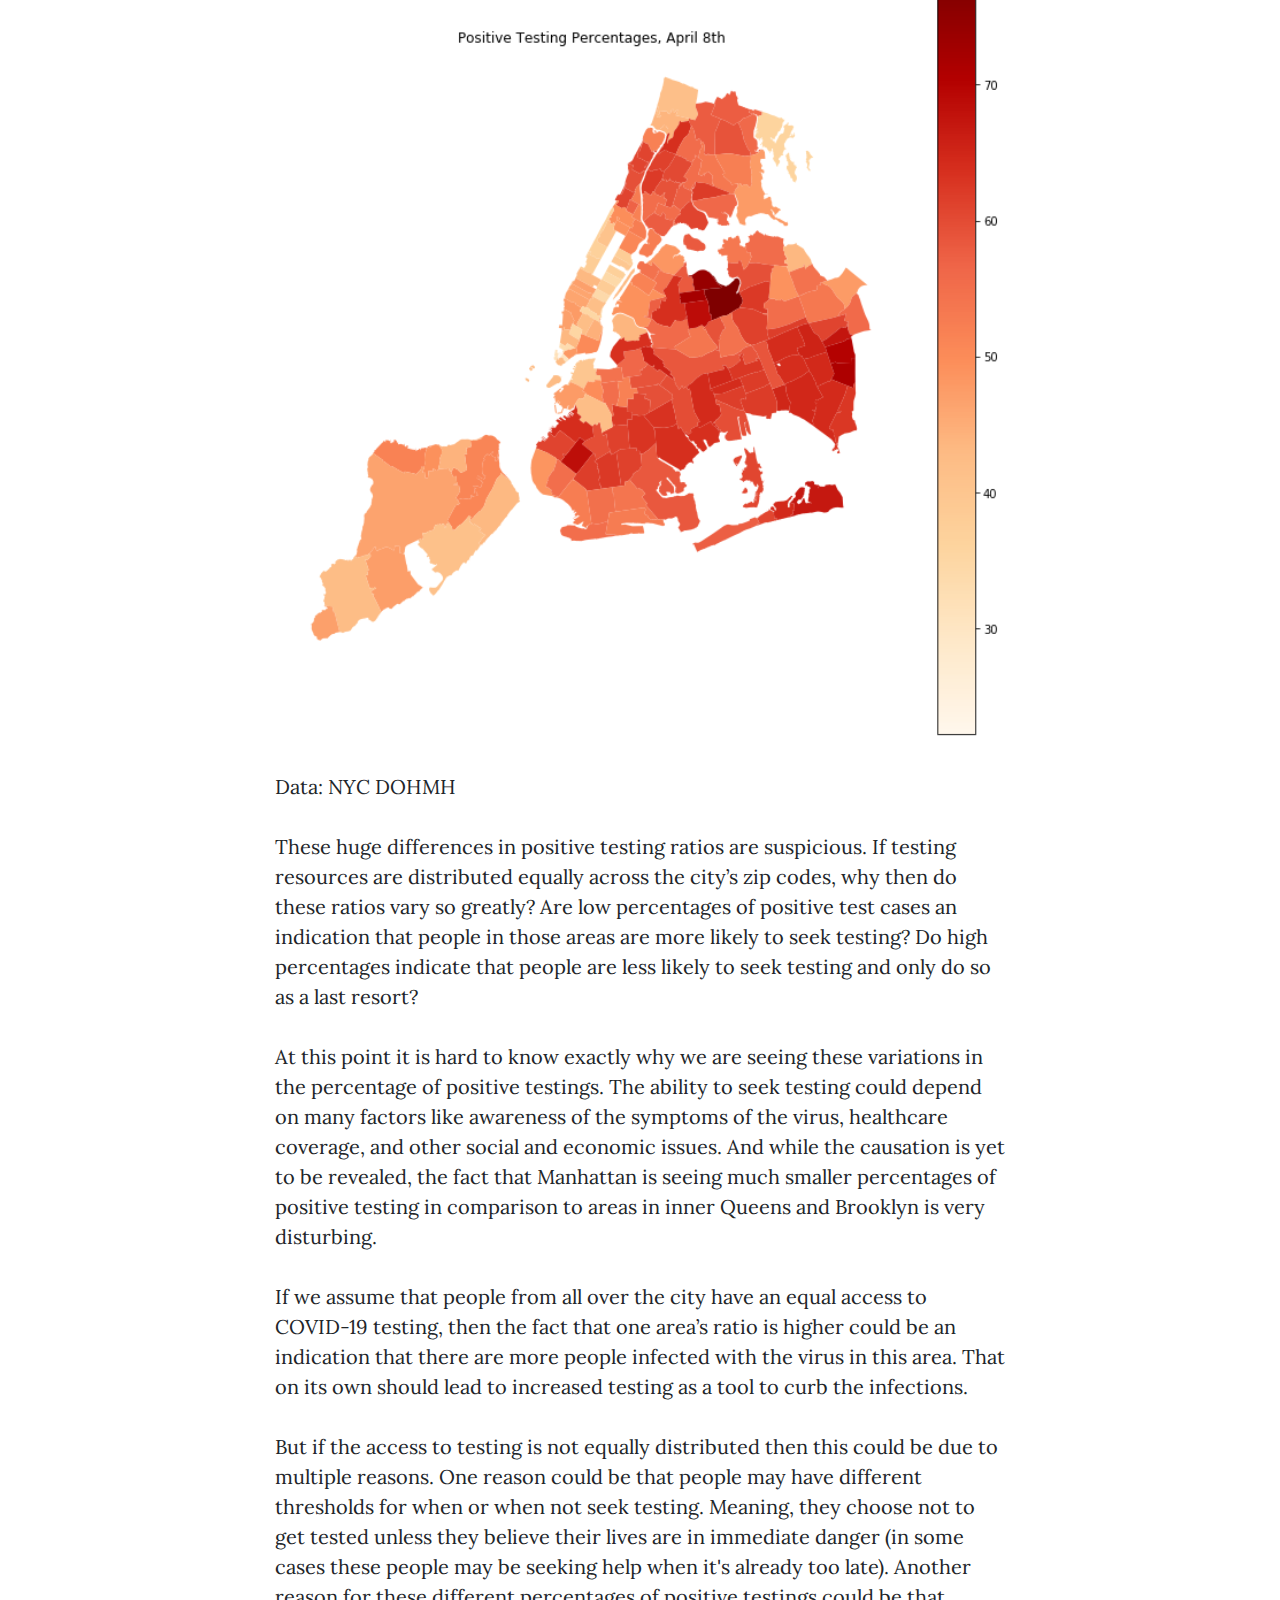
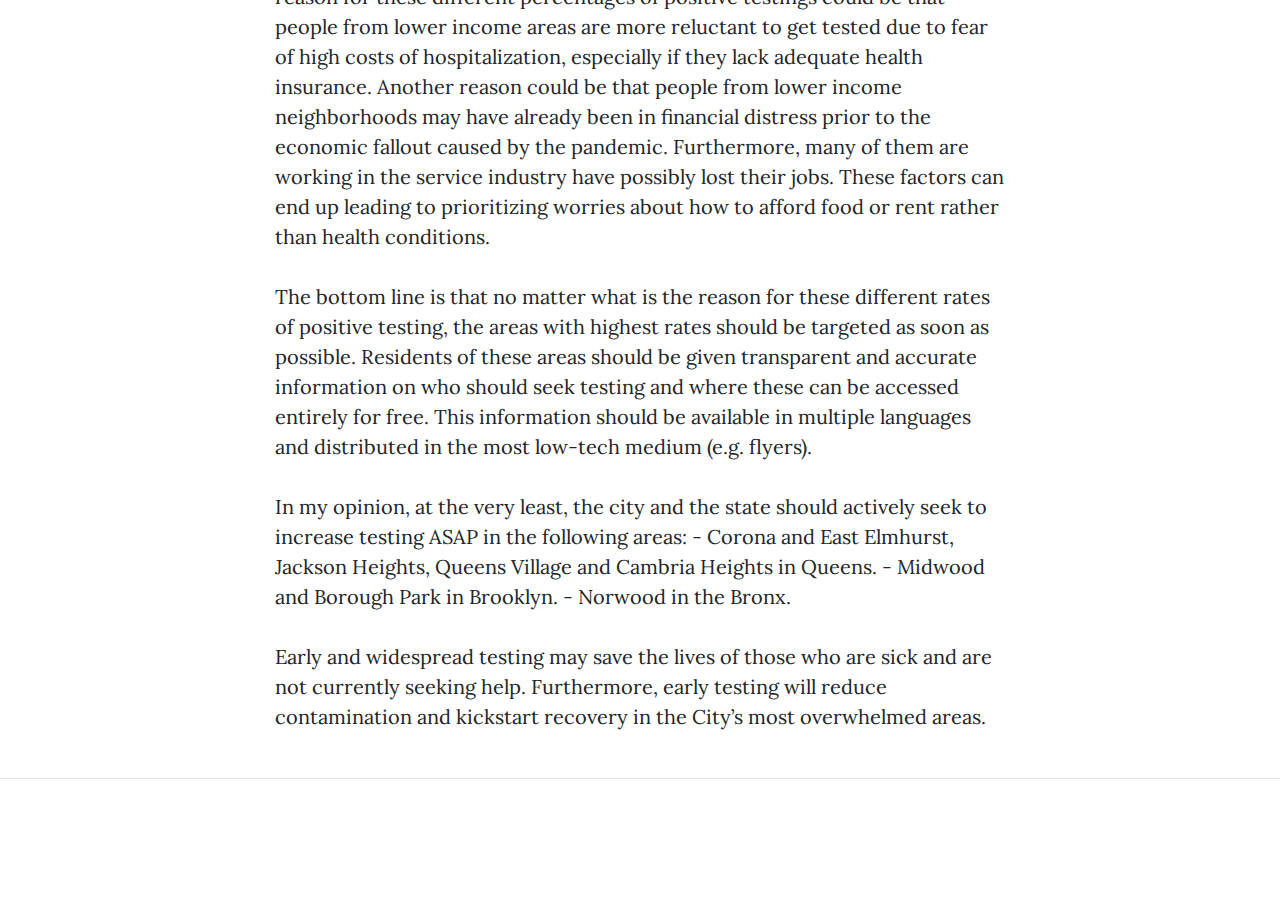
<file: 7.html>
<!DOCTYPE html>
<html lang="en">

<head>

  <meta charset="utf-8">
  <meta name="viewport" content="width=device-width, initial-scale=1, shrink-to-fit=no">
  <meta name="description" content="">
  <meta name="author" content="">

  <title>Avigail Vantu</title>

  <!-- Bootstrap core CSS -->
  <link href="vendor/bootstrap/css/bootstrap.min.css" rel="stylesheet">

  <!-- Custom fonts for this template -->
  <link href="vendor/fontawesome-free/css/all.min.css" rel="stylesheet" type="text/css">
  <link href='https://fonts.googleapis.com/css?family=Lora:400,700,400italic,700italic' rel='stylesheet' type='text/css'>
  <link href='https://fonts.googleapis.com/css?family=Open+Sans:300italic,400italic,600italic,700italic,800italic,400,300,600,700,800' rel='stylesheet' type='text/css'>

  <!-- Custom styles for this template -->
  <link href="css/clean-blog.min.css" rel="stylesheet">

</head>

<body>

  <!-- Navigation -->
  <nav class="navbar navbar-expand-lg navbar-light fixed-top" id="mainNav">
    <div class="container">
      <a class="navbar-brand" href="index.html">avigailvantu@gmail.com</a>
      <button class="navbar-toggler navbar-toggler-right" type="button" data-toggle="collapse" data-target="#navbarResponsive" aria-controls="navbarResponsive" aria-expanded="false" aria-label="Toggle navigation">
        Menu
        <i class="fas fa-bars"></i>
      </button>
      <div class="collapse navbar-collapse" id="navbarResponsive">
        <ul class="navbar-nav ml-auto">
          <li class="nav-item">
            <a class="nav-link" href="index.html">Projects</a>
          </li>
          <li class="nav-item">
            <a class="nav-link" href="about.html">About & Contact</a>
          </li>
          <li class="nav-item">
            <a class="nav-link" href="post.html">Conferences & media</a>
          </li>

        </ul>
      </div>
    </div>
  </nav>

  <!-- Page Header -->
  <header class="masthead" style="background-image: url('img/covidbackground.png')">
    <div class="overlay"></div>
    <div class="container">
      <div class="row">
        <div class="col-lg-8 col-md-10 mx-auto">
          <div class="post-heading">
            <h1>Could Some Areas of NYC be Under-Tested for COVID-19?</h1>

          </div>
        </div>
      </div>
    </div>
  </header>

  <!-- Post Content -->
  <article>
    <div class="container">
      <div class="row">
        <div class="col-lg-8 col-md-10 mx-auto">

          <p>
          As more and more cases from COVID-19 are reported by the thousands, testing kits in New York City are still limited and hard to come by.
          Given that New York City is in the midst of its most challenging time in this epidemic, it is important to be able to allocate these
          limited tests in the most efficient and strategic manner.
          Unfortunately at this time the best way to detect new clusters is to test in large quantities.
          Distributing tests wisely could maximize detection in the city’s epicenters and will decrease future cases.
          </p>

          <p>
          South Korea and other countries applied aggressive testing early on.
          Consequently, these countries were able to (at least temporarily) curb the spread of the virus.
          NYC should be testing as many people as possible, but given limited resources, it should focus on its hardest hit areas.
          Additionally, almost 40 days into the first confirmed case in NYC, we have more data coming every day
          that can assist on applying new strategies going forward.
          </p>

          <p>
          Working with the NYC Department of Health and Mental Hygiene data on testing in each of City’s zip codes,
          some interesting trends can be revealed.
          I acquired the DOHMH data on daily coronavirus testing on April 8th. This data shows how not only the number
          of confirmed cases, but also the percentage of positive tests, vary drastically from zip code to zip code.
          </p>

          <p>
            As of April 8th, the number of positive cases ranged from as low as 8 to as high as 1,728 per zip code.
            These absolute numbers on their own do not tell the entire story as zip codes vary in their size and land use.
            For example, the smallest number of positive tests was recorded in zip code 10006, which is one of NYC smallest
            zip codes in terms of number of residents (only 4,581 based on the 2010 census). Having said that, these absolute
            numbers can help detect local epicenters and assist the City and state response.
            </p>


          <a href="#">
            <img class="img-fluid" src="img/positive_8.png" alt=""width="800" height="600">
          </a>
          <p>
              Data: NYC DOHMH
          </p>
        <p>
        These are the top 5 zip codes with the largest number of people testing positive as of April 8th:
        <li> Zip code 11368 had a total of 1728 positive tests (Corona Queens) </li>
        <li> Zip code 11219 had  a total of 1417 positive tests  (Brough Park Brooklyn)</li>
        <li> Zip code 10467 had a total of 1209 positive tests (Norwood Bronx)</li>
        <li> Zip code 11373 had a total of 1190 positive tests (Elmhurst Queens)</li>
        <li> Zip  code 11230 had a total of 1089 positive tests (Midwood)</li>
        </p>


        <p>
        The positive testing percentage is calculated as the number of people testing positive divided by the number
        of total people tested and multiplied by 100 so the final value is a percentage. Drawing from these percentages
        we are able to better understand some of the current clusters. The below map, illustrates this further.
        This graduated map shows the highest percentages of positive testing in a darker shade of red. Areas with
        low percentages of positive testing appear in light shades of orange. Clearly, different areas have very
        different ratios of positive tests to absolute tests. In particular, 10006, 10005, and 10017 are among the
        lowest in terms of the positive testing percentages with 22%, 31%, and 34% respectively. In zip code 10017
        for example, out of 217 tests only 74 came back positive. In contradiction, 11372, 11369 and, 11368 are all
        among the top five highest positive testing percentages with 72%, 74% and as high as 77% respectively.
        To put actual numbers into these percentages, in zip code 11368 in Corona, Queens the most affected area in the city,
        1,728 tests out of a total of 2,231 came back positive. This means that for each person who tested negative in Corona,
        almost 3 people tested positive.
        </p>



        <a href="#">
          <img class="img-fluid" src="img/percentage_8.png" alt=""width="800" height="600">
        </a>

        <p>
            Data: NYC DOHMH
        </p>
        <p>
        These huge differences in positive testing ratios are suspicious.
        If testing resources are distributed equally across the city’s zip codes,
        why then do these ratios vary so greatly? Are low percentages of positive test cases an indication that
        people in those areas are more likely to seek testing?
        Do high percentages indicate that people are less likely to seek testing and only do so as a last resort?
        </p>

        <p>
        At this point it is hard to know exactly why we are seeing these variations in the percentage of
        positive testings. The ability to seek testing could depend on many factors like awareness of the
        symptoms of the virus, healthcare coverage, and other social and economic issues. And while the
        causation is yet to be revealed, the fact that Manhattan is seeing much smaller percentages of positive
        testing in comparison to areas in inner Queens and Brooklyn is very disturbing.
        </p>

        <p>
        If we assume that people from all over the city have an equal access to COVID-19 testing,
        then the fact that one area’s ratio is higher could be an indication that there are more people
        infected with the virus in this area. That on its own should lead to increased testing as a tool
        to curb the infections.
        </p>


        <p>
        But if the access to testing is not equally distributed then this could be due to multiple reasons.
        One reason could be that people may have different thresholds for when or when not seek testing.
        Meaning, they choose not to get tested unless they believe their lives are in immediate danger (in some
        cases these people may be seeking help when it's already too late).
        Another reason for these different percentages of positive testings could be that people from lower
        income areas are more reluctant to get tested due to fear of high costs of hospitalization, especially
        if they lack adequate health insurance. Another reason could be that people from lower income neighborhoods
        may have already been in financial distress prior to the economic fallout caused by the pandemic.
        Furthermore, many of them are working in the service industry have possibly lost their jobs. These factors can end up
        leading to prioritizing worries about how to afford food or rent rather than health conditions.
        </p>


        <p>
        The bottom line is that no matter what is the reason for these different rates of positive testing, the areas with highest rates
        should be targeted as soon as possible. Residents of these areas should be given transparent and accurate
        information on who should seek testing and where these can be accessed entirely for free.
        This information should be available in multiple languages and distributed in the most low-tech medium (e.g. flyers).
        </p>

        <p>
        In my opinion, at the very least, the city and the state should actively seek to increase
        testing ASAP in the following areas:
        - Corona and East Elmhurst, Jackson Heights, Queens Village and Cambria Heights in Queens.
        - Midwood and Borough Park in Brooklyn.
        - Norwood in the Bronx.
        </p>

        <p>
        Early and widespread testing may save the lives of those who are sick and are not currently seeking help.
        Furthermore, early testing will reduce contamination and kickstart recovery in the City’s most overwhelmed areas.
        </p>

        </div>
      </div>
    </div>
  </article>

  <hr>

  <!-- Footer -->
  <footer>



              </a>
            </li>
          </ul>



        </div>
      </div>
    </div>
  </footer>

  <!-- Bootstrap core JavaScript -->
  <script src="vendor/jquery/jquery.min.js"></script>
  <script src="vendor/bootstrap/js/bootstrap.bundle.min.js"></script>

  <!-- Custom scripts for this template -->
  <script src="js/clean-blog.min.js"></script>

</body>

</html>
</file>
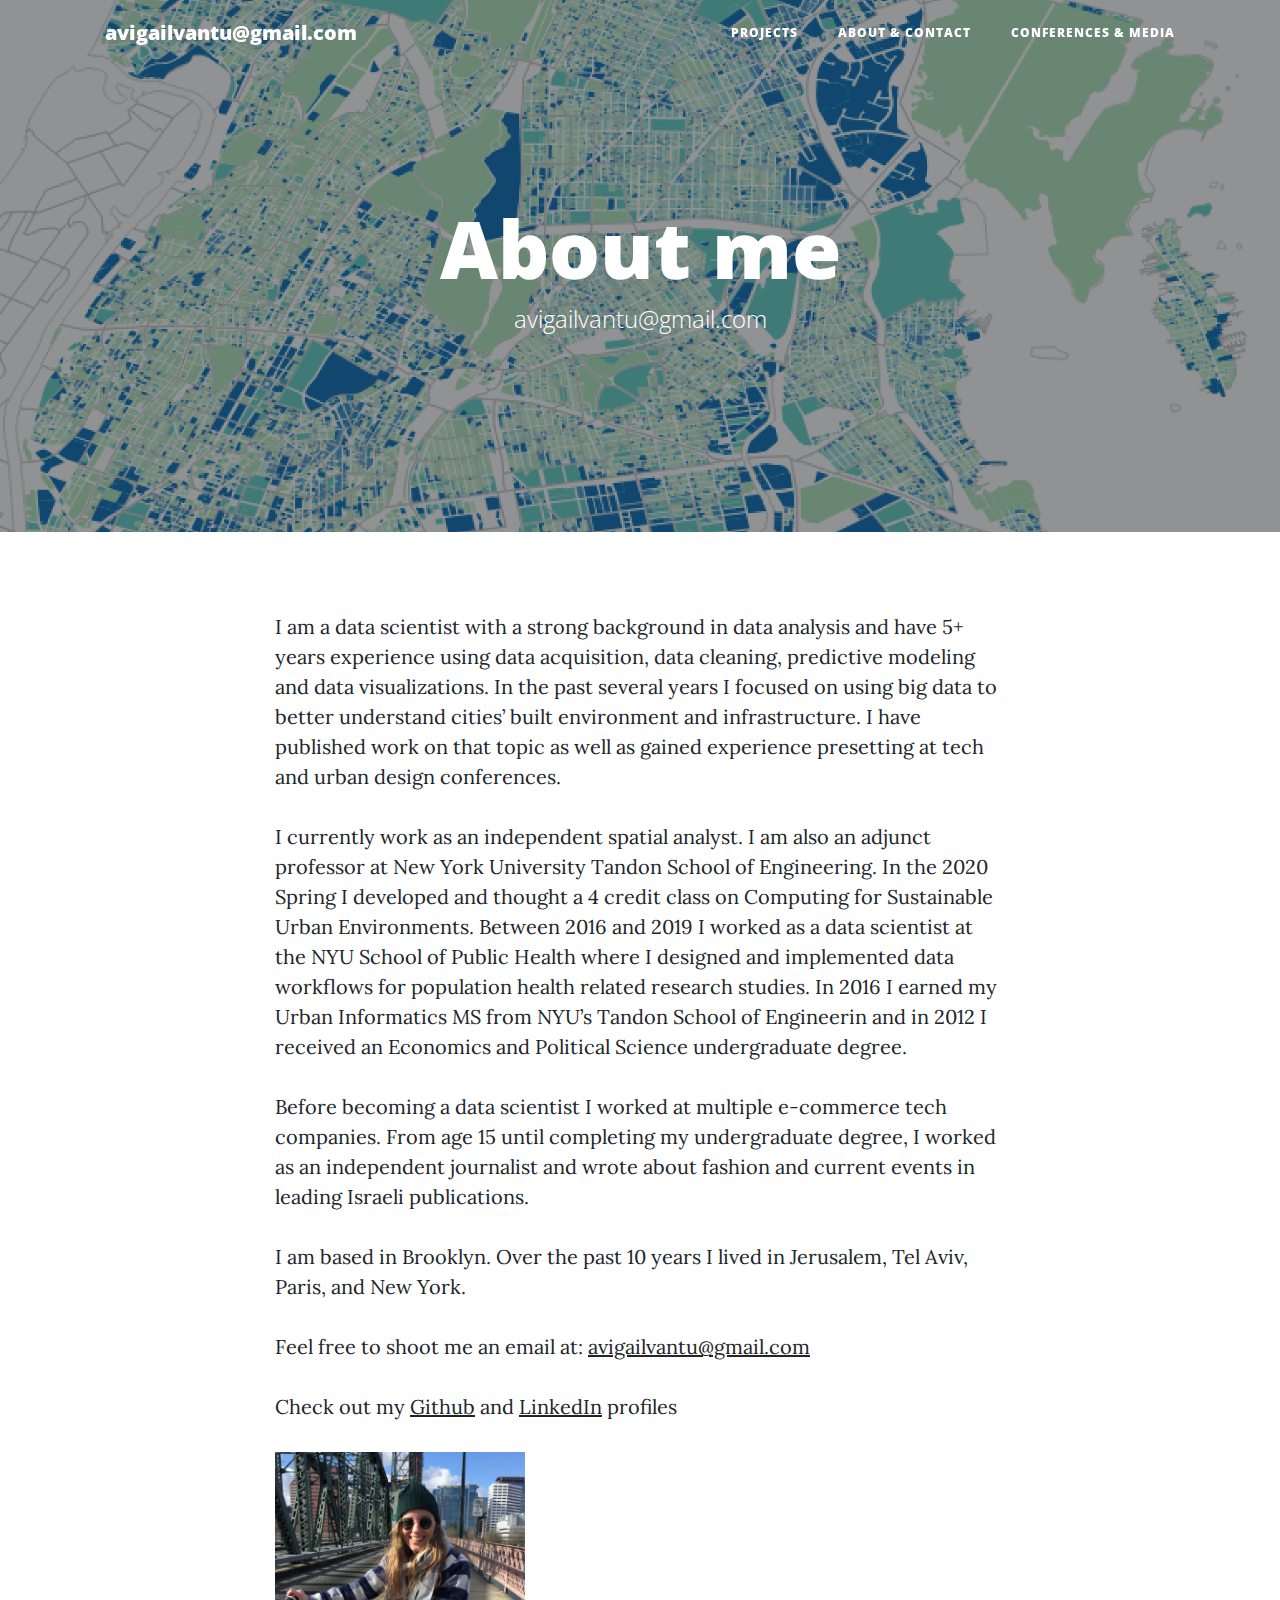
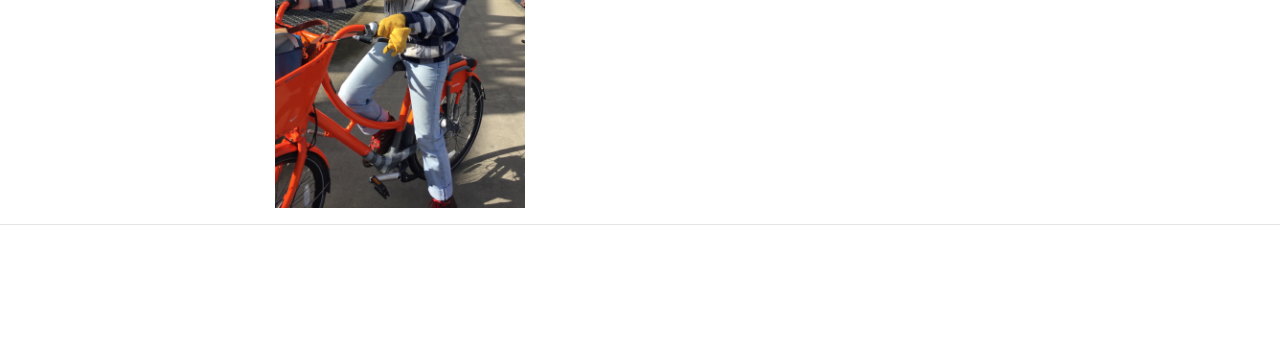
<file: about.html>
<!DOCTYPE html>
<html lang="en">

<head>

  <meta charset="utf-8">
  <meta name="viewport" content="width=device-width, initial-scale=1, shrink-to-fit=no">
  <meta name="description" content="">
  <meta name="author" content="">

  <title>Avigail Vantu</title>

  <!-- Bootstrap core CSS -->
  <link href="vendor/bootstrap/css/bootstrap.min.css" rel="stylesheet">

  <!-- Custom fonts for this template -->
  <link href="vendor/fontawesome-free/css/all.min.css" rel="stylesheet" type="text/css">
  <link href='https://fonts.googleapis.com/css?family=Lora:400,700,400italic,700italic' rel='stylesheet' type='text/css'>
  <link href='https://fonts.googleapis.com/css?family=Open+Sans:300italic,400italic,600italic,700italic,800italic,400,300,600,700,800' rel='stylesheet' type='text/css'>

  <!-- Custom styles for this template -->
  <link href="css/clean-blog.min.css" rel="stylesheet">


  <nav class="navbar navbar-expand-lg navbar-light fixed-top" id="mainNav">
    <div class="container">
      <a class="navbar-brand" href="index.html">avigailvantu@gmail.com</a>
      <button class="navbar-toggler navbar-toggler-right" type="button" data-toggle="collapse" data-target="#navbarResponsive" aria-controls="navbarResponsive" aria-expanded="false" aria-label="Toggle navigation">
        Menu
        <i class="fas fa-bars"></i>
      </button>
      <div class="collapse navbar-collapse" id="navbarResponsive">
        <ul class="navbar-nav ml-auto">
          <li class="nav-item">
            <a class="nav-link" href="index.html">Projects</a>
          </li>
          <li class="nav-item">
            <a class="nav-link" href="about.html">About & Contact</a>
          </li>
          <li class="nav-item">
            <a class="nav-link" href="post.html">Conferences & media</a>
          </li>

        </ul>
      </div>
    </div>
  </nav>

  <!-- Page Header -->
  <header class="masthead" style="background-image: url('img/zoning.jpg')">
    <div class="overlay"></div>
    <div class="container">
      <div class="row">
        <div class="col-lg-8 col-md-10 mx-auto">
          <div class="page-heading">
            <h1>About me</h1>
            <span class="subheading">avigailvantu@gmail.com</span>
          </div>
        </div>
      </div>
    </div>
  </header>



  <!-- Main Content -->
  <div class="container">
    <div class="row">
      <div class="col-lg-8 col-md-10 mx-auto">

        <p>
        I am a data scientist with a strong background in data analysis and have 5+ years
        experience using data acquisition, data cleaning, predictive modeling and data
        visualizations. In the past several years I focused on using big data to better
        understand cities’ built environment and infrastructure. I have published work on
        that topic as well as gained experience presetting at tech and urban design conferences.
        </p>

        <p>
        I currently work as an independent spatial analyst. I am also an adjunct professor
        at New York University Tandon School of Engineering. In the 2020 Spring I developed
        and thought a 4 credit class on Computing for Sustainable Urban Environments.
        Between 2016 and 2019 I worked as a data scientist at the NYU School of Public
        Health where I designed and implemented data workflows for population health related
        research studies. In 2016 I earned my Urban Informatics MS from NYU’s Tandon School
        of Engineerin and in 2012 I received an Economics and Political Science
        undergraduate degree.
        </p>

        <p>
        Before becoming a data scientist I worked at multiple e-commerce tech companies.
        From age 15 until completing my undergraduate degree, I worked as an independent
        journalist and wrote about fashion and current events in leading Israeli publications.
        </p>

        <p>
        I am based in Brooklyn. Over the past 10 years I lived in Jerusalem, Tel Aviv,
        Paris, and New York.
        </p>
        <p>
          Feel free to shoot me an email at: <a href="mailto:avigailvantu@gmail.com">avigailvantu@gmail.com</a>
        </p>

        <p>Check out my <a href="https://github.com/avigailvantu"target="_blank"><u>Github</u></a> and <a href="https://www.linkedin.com/in/avigail-vantu-5119218a/"target="_blank"><u>LinkedIn</u></a> profiles</p>

<a href="#"><img class="img-fluid" src="img/avigailbike.jpg"  alt=""width="250" height="400"></a>




      </div>
    </div>
  </div>

  <hr>

  <!-- Footer -->
  <footer>
    <div class="container">
      <div class="row">
        <div class="col-lg-8 col-md-10 mx-auto">



                </span>
              </a>
            </li>
          </ul>

        </div>
      </div>
    </div>
  </footer>

  <!-- Bootstrap core JavaScript -->
  <script src="vendor/jquery/jquery.min.js"></script>
  <script src="vendor/bootstrap/js/bootstrap.bundle.min.js"></script>

  <!-- Custom scripts for this template -->
  <script src="js/clean-blog.min.js"></script>

</body>

</html>
</file>
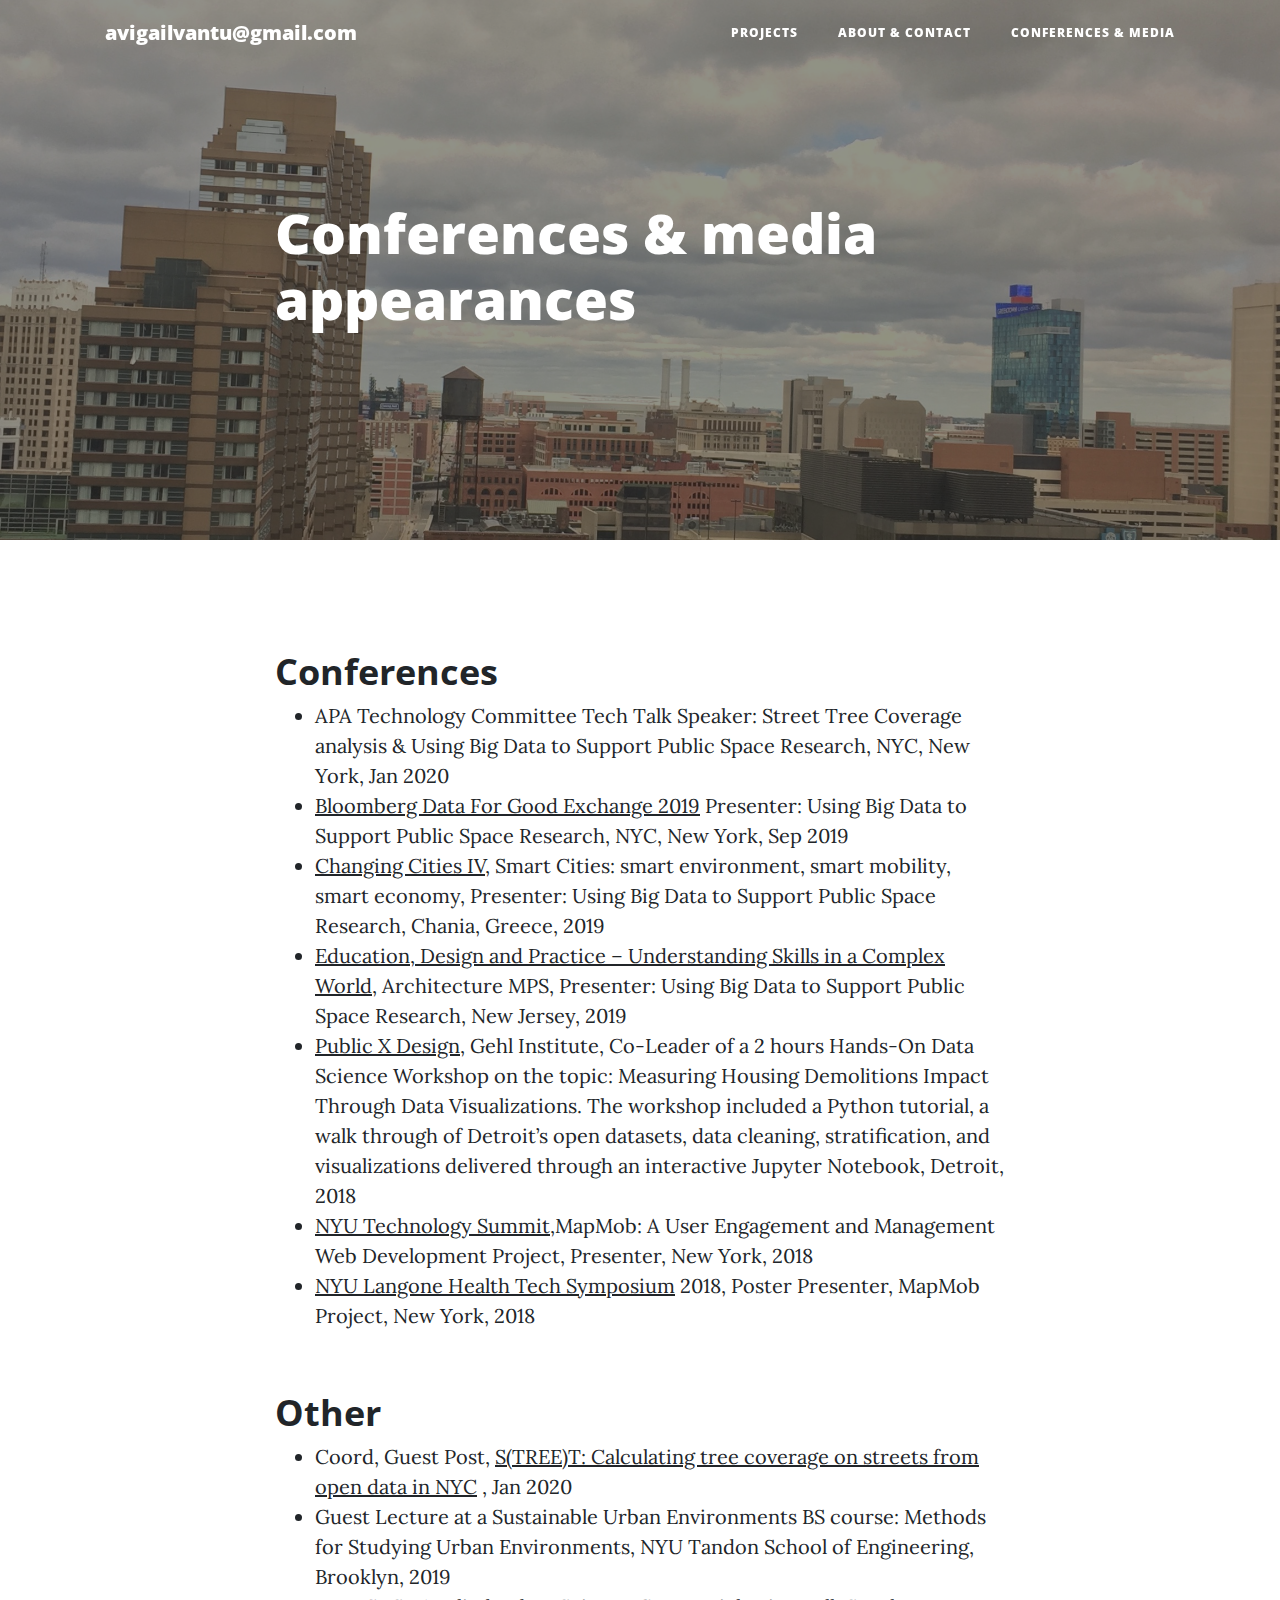
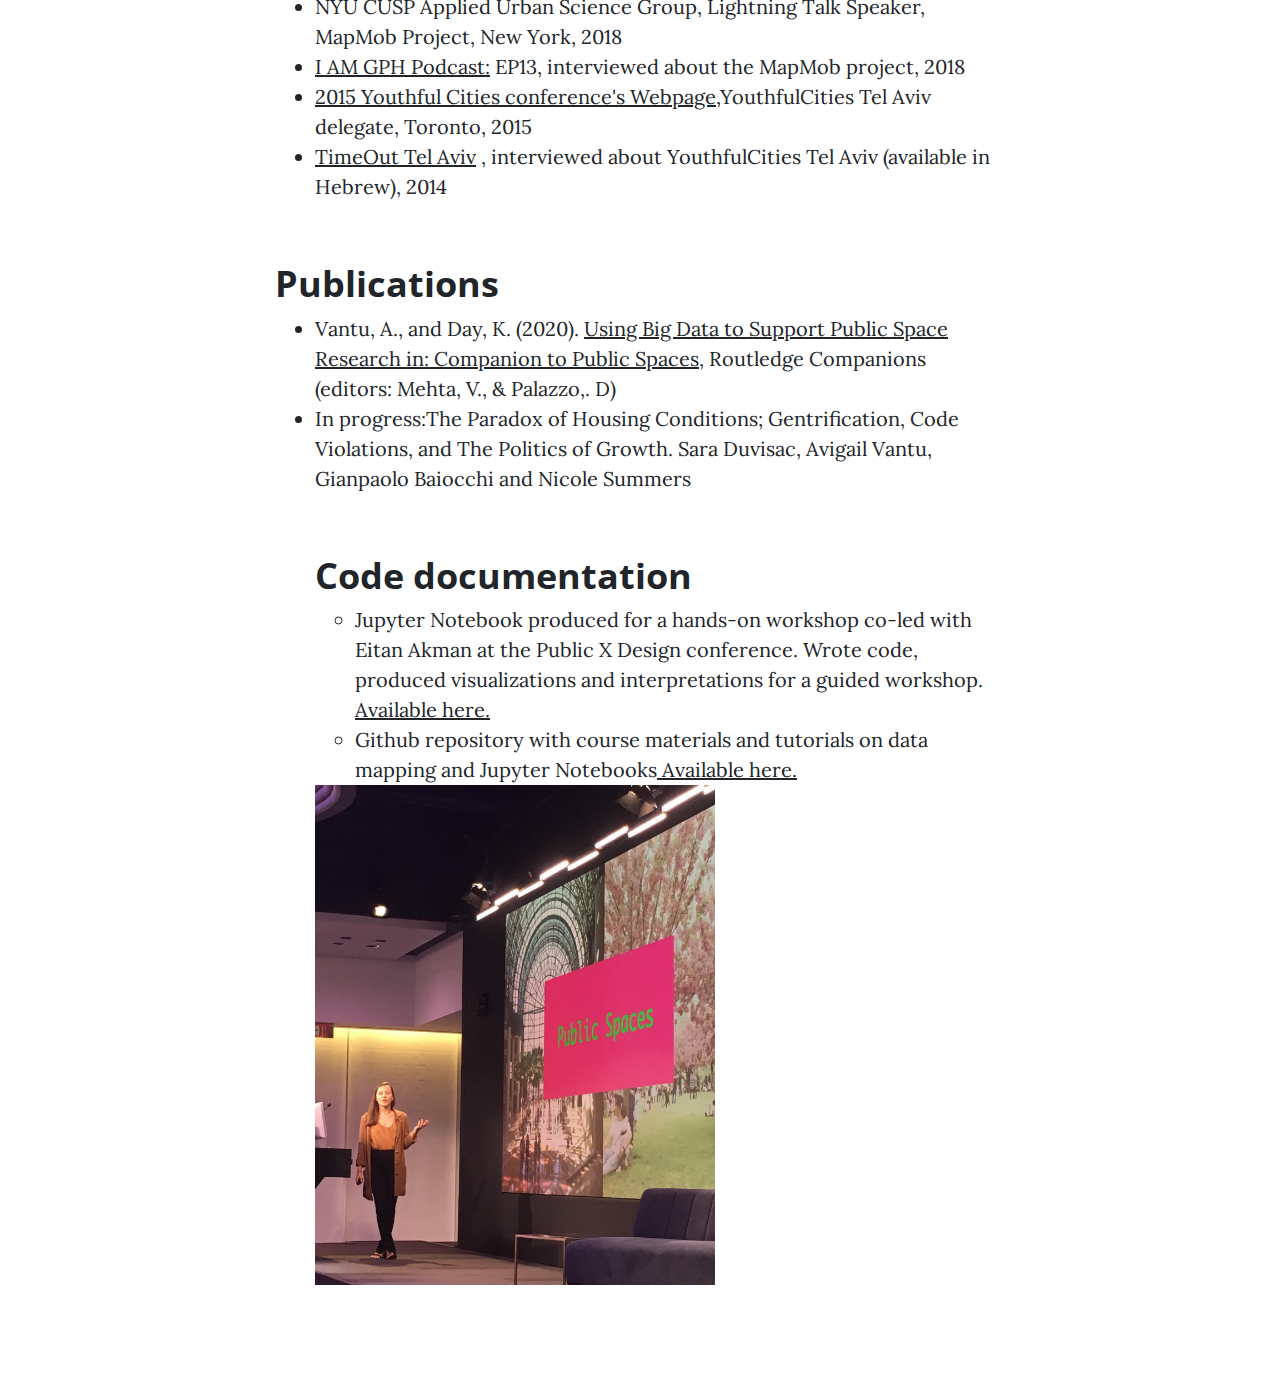
<file: post.html>
<!DOCTYPE html>
<html lang="en">

<head>

  <meta charset="utf-8">
  <meta name="viewport" content="width=device-width, initial-scale=1, shrink-to-fit=no">
  <meta name="description" content="">
  <meta name="author" content="">

  <title>Avigail Vantu</title>

  <!-- Bootstrap core CSS -->
  <link href="vendor/bootstrap/css/bootstrap.min.css" rel="stylesheet">

  <!-- Custom fonts for this template -->
  <link href="vendor/fontawesome-free/css/all.min.css" rel="stylesheet" type="text/css">
  <link href='https://fonts.googleapis.com/css?family=Lora:400,700,400italic,700italic' rel='stylesheet' type='text/css'>
  <link href='https://fonts.googleapis.com/css?family=Open+Sans:300italic,400italic,600italic,700italic,800italic,400,300,600,700,800' rel='stylesheet' type='text/css'>
  <style>
  body {
    padding-bottom: 90px;
  }
  </style>
  <!-- Custom styles for this template -->

  <link href="css/clean-blog.min.css" rel="stylesheet">

</head>

<body>

  <!-- Navigation -->
  <nav class="navbar navbar-expand-lg navbar-light fixed-top" id="mainNav">
    <div class="container">
      <a class="navbar-brand" href="index.html">avigailvantu@gmail.com</a>
      <button class="navbar-toggler navbar-toggler-right" type="button" data-toggle="collapse" data-target="#navbarResponsive" aria-controls="navbarResponsive" aria-expanded="false" aria-label="Toggle navigation">
        Menu
        <i class="fas fa-bars"></i>
      </button>
      <div class="collapse navbar-collapse" id="navbarResponsive">
        <ul class="navbar-nav ml-auto">
          <li class="nav-item">
            <a class="nav-link" href="index.html">Projects</a>
          </li>
          <li class="nav-item">
            <a class="nav-link" href="about.html">About & Contact</a>
          </li>
          <li class="nav-item">
            <a class="nav-link" href="post.html">Conferences & media</a>
          </li>

        </ul>
      </div>
    </div>
  </nav>

  <!-- Page Header -->
  <header class="masthead" style="background-image: url('img/detroit4.jpg')">
    <div class="overlay"></div>
    <div class="container">
      <div class="row">
        <div class="col-lg-8 col-md-10 mx-auto">
          <div class="post-heading">
            <h1>Conferences & media appearances</h1>


          </div>
        </div>
      </div>
    </div>
  </header>

  <!-- Post Content -->
  <article>
    <div class="container">
      <div class="row">
        <div class="col-lg-8 col-md-10 mx-auto">
          <h2 class="section-heading">Conferences</h2>
          <ul>
            <li> APA Technology Committee Tech Talk
            Speaker: Street Tree Coverage analysis & Using Big Data to Support Public Space Research, NYC, New York, Jan 2020</li>

            <li> <a href="https://www.bloomberg.com/company/d4gx/"target="_blank"><u> Bloomberg Data For Good Exchange
              2019</u></a> Presenter: Using Big Data to Support Public Space Research, NYC, New York, Sep 2019</li>

              <li> <a href="https://changingcities.prd.uth.gr/cc2019/"target="_blank"><u>Changing Cities IV</u></a>, Smart Cities: smart environment, smart mobility, smart economy,
                Presenter: Using Big Data to Support Public Space Research, Chania, Greece, 2019</li>

              <li> <a href="http://architecturemps.com/abstracts-ny/"target="_blank"><u>Education, Design and Practice – Understanding Skills in a Complex World</u></a>, Architecture MPS, Presenter: Using Big Data to Support Public Space Research, New Jersey, 2019 </li>

              <li>  <a href="https://publicxdesign.org/"target="_blank"><u>Public X Design</u></a>, Gehl Institute, Co-Leader of a 2 hours Hands-On Data Science Workshop on the topic: Measuring Housing Demolitions Impact Through Data Visualizations. The workshop included  a Python tutorial, a walk through of Detroit’s open datasets, data cleaning, stratification, and visualizations delivered through an interactive Jupyter Notebook, Detroit, 2018 </li>

              <li><a href="https://www.nyu.edu/life/information-technology/about-nyu-it/key-projects-and-initiatives/nyu-technology-summit.html"target="_blank"><u>NYU Technology Summit</u></a>,MapMob: A User Engagement and Management Web Development Project, Presenter, New York, 2018 </li>

              <li><a href="https://med.nyu.edu/our-community/health-technology/health-tech-symposium"target="_blank"><u>NYU Langone Health Tech Symposium</u></a> 2018, Poster Presenter, MapMob Project, New York, 2018</li>

              </ul>
          <h2 class="section-heading">Other</h2>
            <ul>
              <li> Coord, Guest Post, <a href= "https://www.coord.com/blog/tree-coverage-on-streets-from-open-data-in-nyc"target="_blank+"><u>S(TREE)T: Calculating tree coverage on streets from open data in NYC</u> </a>
                , Jan 2020 </li>

              <li> Guest Lecture at a Sustainable Urban Environments BS course: Methods for Studying Urban Environments, NYU Tandon School of Engineering, Brooklyn, 2019</li>
              <li> NYU CUSP Applied Urban Science Group, Lightning Talk Speaker, MapMob Project, New York, 2018</li>
              <li> <a href= "https://publichealth.nyu.edu/events-news-media/public-health-podcasts#iamgph"target="_blank+"><u>I AM GPH Podcast:</u> </a> EP13, interviewed about the MapMob project, 2018</li>
              <li> <a href="https://www.youthfulcities.com/youthfulcities-summit"target="_blank"><u>2015 Youthful Cities conference's Webpage</u></a>,YouthfulCities Tel Aviv delegate, Toronto, 2015</li>
              <li> <a href= "https://tinyurl.com/w4wpy79"target="_blank+"><u>  TimeOut Tel Aviv</u> </a> , interviewed about YouthfulCities Tel Aviv (available in Hebrew), 2014</li>

              </ul>
          <h2 class="section-heading">Publications</h2>
            <ul>
              <li> Vantu, A., and Day, K. (2020). <a href= "https://www.routledge.com/Companion-to-Public-Space-1st-Edition/Mehta-Palazzo/p/book/9781138549722"target="_blank+"><u> Using Big Data to Support Public Space Research in: Companion to Public Spaces,</u></a>
                      Routledge Companions (editors: Mehta, V., & Palazzo,. D)</li>

              <li> In progress:The Paradox of Housing Conditions; Gentrification, Code Violations, and The Politics of Growth. Sara Duvisac, Avigail Vantu, Gianpaolo Baiocchi and Nicole Summers</li>

            <h2 class="section-heading">Code documentation</h2>
              <ul>
                <li> Jupyter Notebook produced for a hands-on workshop co-led with Eitan Akman at the Public X Design conference. Wrote code, produced visualizations and interpretations
                        for a guided workshop. <a href= "https://github.com/avigailvantu/Open-Demolitions/blob/master/data:analysis/combined_notebook.ipynb "target="_blank+"><u>  Available here.</u> </a> </li>
                  </ul>

              <ul>
                <li>Github repository with course materials and tutorials on data mapping and Jupyter Notebooks<a href= "https://github.com/avigailvantu/c4sue"><u>  Available here.</u> </a> </li>
                  </ul>
                  <a href="#">
                    <img class="img-fluid" src="img/d4gx.JPG" alt=""width="400" height="600">
                  </a>
            </div>


          </div>
          </div>
          </footer>

          <!-- Bootstrap core JavaScript -->
          <script src="vendor/jquery/jquery.min.js"></script>
          <script src="vendor/bootstrap/js/bootstrap.bundle.min.js"></script>

          <!-- Custom scripts for this template -->
          <script src="js/clean-blog.min.js"></script>

          </body>


</html>
</file>
<file: css/clean-blog.min.css>
/*!
 * Start Bootstrap - Clean Blog v5.0.5 (https://startbootstrap.com/template-overviews/clean-blog)
 * Copyright 2013-2019 Start Bootstrap
 * Licensed under MIT (https://github.com/BlackrockDigital/startbootstrap-clean-blog/blob/master/LICENSE)
 */body{font-size:20px;color:#212529;font-family:Lora,'Times New Roman',serif}p{line-height:1.5;margin:30px 0}p a{text-decoration:underline}h1,h2,h3,h4,h5,h6{font-weight:800;font-family:'Open Sans','Helvetica Neue',Helvetica,Arial,sans-serif}a{color:#212529;-webkit-transition:all .2s;transition:all .2s}a:focus,a:hover{color:#0085a1}blockquote{font-style:italic;color:#868e96}.section-heading{font-size:36px;font-weight:700;margin-top:60px}.caption{font-size:14px;font-style:italic;display:block;margin:0;padding:10px;text-align:center;border-bottom-right-radius:5px;border-bottom-left-radius:5px}::selection{color:#fff;background:#0085a1;text-shadow:none}img::selection{color:#fff;background:0 0}img::-moz-selection{color:#fff;background:0 0}#mainNav{position:absolute;border-bottom:1px solid #e9ecef;background-color:#fff;font-family:'Open Sans','Helvetica Neue',Helvetica,Arial,sans-serif}#mainNav .navbar-brand{font-weight:800;color:#343a40}#mainNav .navbar-toggler{font-size:12px;font-weight:800;padding:13px;text-transform:uppercase;color:#343a40}#mainNav .navbar-nav>li.nav-item>a{font-size:12px;font-weight:800;letter-spacing:1px;text-transform:uppercase}@media only screen and (min-width:992px){#mainNav{border-bottom:1px solid transparent;background:0 0}#mainNav .navbar-brand{padding:10px 20px;color:#fff}#mainNav .navbar-brand:focus,#mainNav .navbar-brand:hover{color:rgba(255,255,255,.8)}#mainNav .navbar-nav>li.nav-item>a{padding:10px 20px;color:#fff}#mainNav .navbar-nav>li.nav-item>a:focus,#mainNav .navbar-nav>li.nav-item>a:hover{color:rgba(255,255,255,.8)}}@media only screen and (min-width:992px){#mainNav{-webkit-transition:background-color .2s;transition:background-color .2s;-webkit-transform:translate3d(0,0,0);transform:translate3d(0,0,0);-webkit-backface-visibility:hidden}#mainNav.is-fixed{position:fixed;top:-67px;-webkit-transition:-webkit-transform .2s;transition:-webkit-transform .2s;transition:transform .2s;transition:transform .2s,-webkit-transform .2s;border-bottom:1px solid #fff;background-color:rgba(255,255,255,.9)}#mainNav.is-fixed .navbar-brand{color:#212529}#mainNav.is-fixed .navbar-brand:focus,#mainNav.is-fixed .navbar-brand:hover{color:#0085a1}#mainNav.is-fixed .navbar-nav>li.nav-item>a{color:#212529}#mainNav.is-fixed .navbar-nav>li.nav-item>a:focus,#mainNav.is-fixed .navbar-nav>li.nav-item>a:hover{color:#0085a1}#mainNav.is-visible{-webkit-transform:translate3d(0,100%,0);transform:translate3d(0,100%,0)}}header.masthead{margin-bottom:50px;background:no-repeat center center;background-color:#868e96;background-attachment:scroll;position:relative;background-size:cover}header.masthead .overlay{position:absolute;top:0;left:0;height:100%;width:100%;background-color:#212529;opacity:.5}header.masthead .page-heading,header.masthead .post-heading,header.masthead .site-heading{padding:200px 0 150px;color:#fff}@media only screen and (min-width:768px){header.masthead .page-heading,header.masthead .post-heading,header.masthead .site-heading{padding:200px 0}}header.masthead .page-heading,header.masthead .site-heading{text-align:center}header.masthead .page-heading h1,header.masthead .site-heading h1{font-size:50px;margin-top:0}header.masthead .page-heading .subheading,header.masthead .site-heading .subheading{font-size:24px;font-weight:300;line-height:1.1;display:block;margin:10px 0 0;font-family:'Open Sans','Helvetica Neue',Helvetica,Arial,sans-serif}@media only screen and (min-width:768px){header.masthead .page-heading h1,header.masthead .site-heading h1{font-size:80px}}header.masthead .post-heading h1{font-size:35px}header.masthead .post-heading .meta,header.masthead .post-heading .subheading{line-height:1.1;display:block}header.masthead .post-heading .subheading{font-size:24px;font-weight:600;margin:10px 0 30px;font-family:'Open Sans','Helvetica Neue',Helvetica,Arial,sans-serif}header.masthead .post-heading .meta{font-size:20px;font-weight:300;font-style:italic;font-family:Lora,'Times New Roman',serif}header.masthead .post-heading .meta a{color:#fff}@media only screen and (min-width:768px){header.masthead .post-heading h1{font-size:55px}header.masthead .post-heading .subheading{font-size:30px}}.post-preview>a{color:#212529}.post-preview>a:focus,.post-preview>a:hover{text-decoration:none;color:#0085a1}.post-preview>a>.post-title{font-size:30px;margin-top:30px;margin-bottom:10px}.post-preview>a>.post-subtitle{font-weight:300;margin:0 0 10px}.post-preview>.post-meta{font-size:18px;font-style:italic;margin-top:0;color:#868e96}.post-preview>.post-meta>a{text-decoration:none;color:#212529}.post-preview>.post-meta>a:focus,.post-preview>.post-meta>a:hover{text-decoration:underline;color:#0085a1}@media only screen and (min-width:768px){.post-preview>a>.post-title{font-size:36px}}.floating-label-form-group{font-size:14px;position:relative;margin-bottom:0;padding-bottom:.5em;border-bottom:1px solid #dee2e6}.floating-label-form-group input,.floating-label-form-group textarea{font-size:1.5em;position:relative;z-index:1;padding:0;resize:none;border:none;border-radius:0;background:0 0;-webkit-box-shadow:none!important;box-shadow:none!important;font-family:Lora,'Times New Roman',serif}.floating-label-form-group input::-webkit-input-placeholder,.floating-label-form-group textarea::-webkit-input-placeholder{color:#868e96;font-family:Lora,'Times New Roman',serif}.floating-label-form-group label{font-size:.85em;line-height:1.764705882em;position:relative;z-index:0;top:2em;display:block;margin:0;-webkit-transition:top .3s ease,opacity .3s ease;transition:top .3s ease,opacity .3s ease;vertical-align:middle;vertical-align:baseline;opacity:0}.floating-label-form-group .help-block{margin:15px 0}.floating-label-form-group-with-value label{top:0;opacity:1}.floating-label-form-group-with-focus label{color:#0085a1}form .form-group:first-child .floating-label-form-group{border-top:1px solid #dee2e6}footer{padding:50px 0 65px}footer .list-inline{margin:0;padding:0}footer .copyright{font-size:14px;margin-bottom:0;text-align:center}.btn{font-size:14px;font-weight:800;padding:15px 25px;letter-spacing:1px;text-transform:uppercase;border-radius:0;font-family:'Open Sans','Helvetica Neue',Helvetica,Arial,sans-serif}.btn-primary{background-color:#0085a1;border-color:#0085a1}.btn-primary:active,.btn-primary:focus,.btn-primary:hover{color:#fff;background-color:#00657b!important;border-color:#00657b!important}.btn-lg{font-size:16px;padding:25px 35px}
</file>
